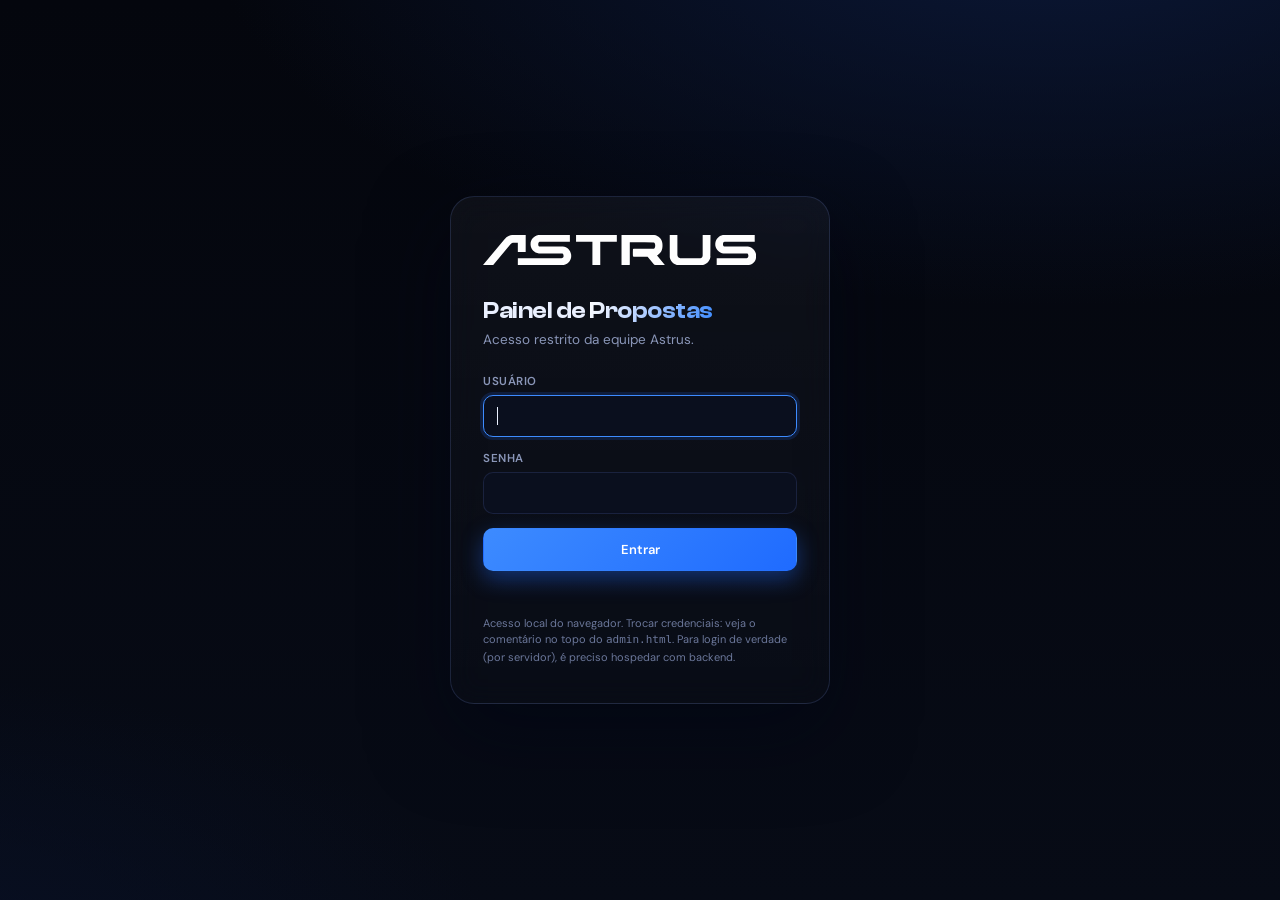
<file: index.html>
<!doctype html>
<html lang="pt-BR"><head><meta charset="utf-8">
<title>Astrus — Propostas</title>
<meta http-equiv="refresh" content="0; url=admin.html">
<link rel="icon" type="image/svg+xml" href="assets/favicon.svg">
</head><body style="background:#04060d;color:#eaf0ff;font-family:system-ui;display:grid;place-items:center;height:100vh;margin:0">
<a href="admin.html" style="color:#3d8bff">Abrir painel de propostas →</a>
</body></html>
</file>
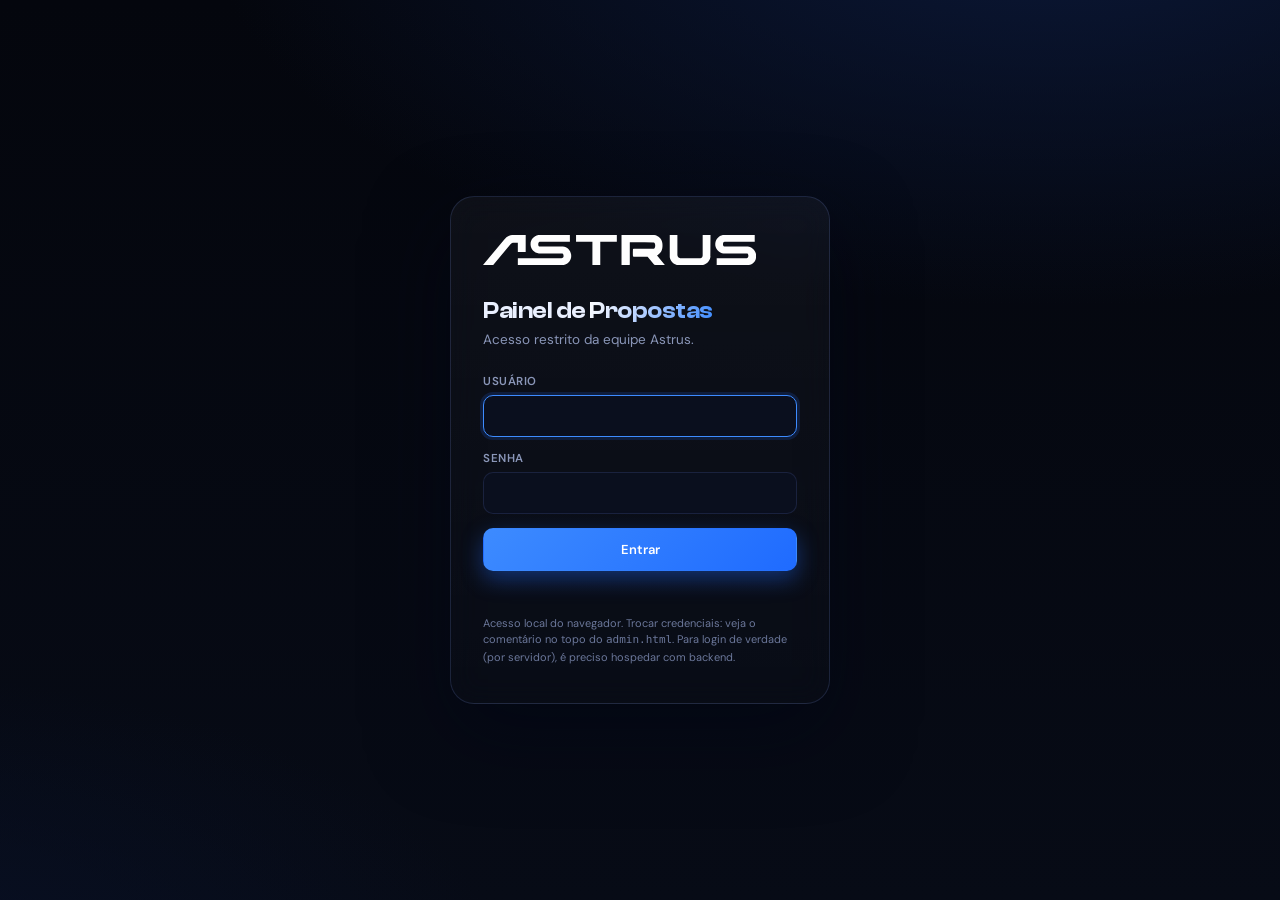
<file: admin.html>
<!doctype html>
<html lang="pt-BR">
<head>
<meta charset="utf-8" />
<meta name="viewport" content="width=device-width, initial-scale=1" />
<title>Painel de Propostas — Astrus</title>
<link rel="icon" type="image/svg+xml" href="assets/favicon.svg" />
<link href="https://fonts.googleapis.com/css2?family=DM+Sans:opsz,wght@9..40,400;9..40,500;9..40,600;9..40,700&display=swap" rel="stylesheet">
<link rel="stylesheet" href="css/fonts.css" />
<style>
  :root{
    --bg:#04060d; --bg2:#070b16; --ink:#eaf0ff; --muted:#8a96b8; --muted2:#6b779a;
    --blue:#1f6bff; --blue-bright:#3d8bff; --cyan:#39d0ff;
    --line:rgba(120,150,255,.14); --card:rgba(255,255,255,.03); --card-brd:rgba(120,150,255,.14);
    --glass-brd:rgba(130,160,255,.16);
    --grad-blue:linear-gradient(135deg,#3d8bff,#1f6bff);
    --grad-deep:linear-gradient(135deg,#1f6bff,#0a3aa0);
    --grad-text:linear-gradient(115deg,#fff,#bcd4ff 40%,#3d8bff);
    --font-display:'Clash Display','DM Sans',sans-serif; --font-body:'DM Sans',system-ui,sans-serif;
    --ease:cubic-bezier(.22,.61,.36,1);
  }
  *{margin:0;padding:0;box-sizing:border-box}
  body{font-family:var(--font-body);background:var(--bg);color:var(--ink);height:100vh;overflow:hidden}
  .grad{background:var(--grad-text);-webkit-background-clip:text;background-clip:text;color:transparent}
  a{color:inherit}
  [hidden]{display:none!important}
  .ambient{position:fixed;inset:0;z-index:0;pointer-events:none;background:
    radial-gradient(120% 80% at 82% -10%,#0b1838 0%,transparent 55%),
    radial-gradient(100% 70% at -10% 110%,#081025 0%,transparent 50%),linear-gradient(180deg,var(--bg),var(--bg2))}

  .btn{display:inline-flex;align-items:center;gap:8px;font-family:var(--font-body);font-weight:600;font-size:13px;
    border-radius:10px;cursor:pointer;border:1px solid var(--card-brd);background:var(--card);color:var(--ink);padding:10px 15px;transition:.2s;text-decoration:none}
  .btn:hover{border-color:var(--blue-bright);background:rgba(31,107,255,.1)}
  .btn.pri{background:var(--grad-blue);border-color:transparent;color:#fff;box-shadow:0 8px 22px rgba(31,107,255,.4)}
  .btn.pri:hover{transform:translateY(-1px)}
  .btn.sm{padding:8px 12px;font-size:12.5px}
  .btn.wide{flex:1;justify-content:center}
  .btn.danger:hover{border-color:#ff7a7a;color:#ff7a7a;background:rgba(255,90,90,.08)}

  /* ===== LOGIN ===== */
  .screen{position:relative;z-index:2;height:100vh;display:grid;place-items:center;padding:24px}
  .login-card{width:100%;max-width:380px;border:1px solid var(--glass-brd);border-radius:24px;padding:38px 32px;
    background:linear-gradient(180deg,rgba(255,255,255,.04),rgba(255,255,255,.01));backdrop-filter:blur(14px);
    box-shadow:0 30px 80px rgba(2,6,20,.55)}
  .login-card img{height:30px;margin-bottom:26px}
  .login-card h1{font-family:var(--font-display);font-weight:600;font-size:24px;letter-spacing:-.02em}
  .login-card p.sb{color:var(--muted);font-size:13.5px;margin-top:6px;margin-bottom:26px}
  .login-err{color:#ff8a8a;font-size:12.5px;margin-top:10px;min-height:16px}
  .login-note{font-size:11px;color:var(--muted2);margin-top:18px;line-height:1.5}

  .fld{margin-bottom:14px}
  .fld>label{display:block;font-size:11.5px;font-weight:600;letter-spacing:.05em;color:var(--muted);margin-bottom:6px;text-transform:uppercase}
  .in{width:100%;background:#0a0f1e;border:1px solid var(--card-brd);border-radius:10px;color:var(--ink);
    font-family:var(--font-body);font-size:14px;padding:11px 13px;transition:.2s;resize:vertical}
  .in:focus{outline:none;border-color:var(--blue-bright);box-shadow:0 0 0 3px rgba(31,107,255,.16)}
  textarea.in{min-height:64px;line-height:1.5}

  /* ===== DASHBOARD ===== */
  .dash{position:relative;z-index:2;height:100vh;display:flex;flex-direction:column}
  .topbar{flex:none;display:flex;align-items:center;gap:14px;padding:16px 26px;border-bottom:1px solid var(--line);
    background:rgba(6,10,20,.7);backdrop-filter:blur(10px)}
  .topbar img{height:24px}
  .topbar .tt{font-family:var(--font-display);font-weight:600;font-size:15px}
  .topbar .tt small{display:block;font-family:var(--font-body);font-weight:500;font-size:11px;color:var(--muted2)}
  .topbar .sp{flex:1}
  .dash-body{flex:1;overflow-y:auto;padding:34px 26px 60px}
  .dash-head{display:flex;align-items:flex-end;justify-content:space-between;gap:16px;max-width:1080px;margin:0 auto 26px;flex-wrap:wrap}
  .dash-head h2{font-family:var(--font-display);font-weight:600;font-size:clamp(24px,4vw,34px);letter-spacing:-.02em}
  .dash-head p{color:var(--muted);font-size:14px;margin-top:4px}
  .pgrid{max-width:1080px;margin:0 auto;display:grid;grid-template-columns:repeat(auto-fill,minmax(300px,1fr));gap:16px}
  .pcard{border:1px solid var(--card-brd);border-radius:20px;background:var(--card);padding:24px;transition:.3s var(--ease);position:relative;overflow:hidden}
  .pcard:hover{transform:translateY(-4px);border-color:var(--blue-bright);box-shadow:0 24px 60px rgba(2,6,20,.5)}
  .pcard .seg{font-size:11px;font-weight:600;letter-spacing:.1em;text-transform:uppercase;color:var(--cyan)}
  .pcard h3{font-family:var(--font-display);font-weight:600;font-size:22px;letter-spacing:-.01em;margin:8px 0 4px;line-height:1.1}
  .pcard .up{font-size:12px;color:var(--muted2)}
  .pcard .price{margin-top:14px;font-family:var(--font-display);font-weight:600;font-size:16px;color:var(--ink)}
  .pcard .price span{color:var(--muted2);font-size:12px;font-weight:500}
  .pcard-actions{display:flex;flex-wrap:wrap;gap:8px;margin-top:20px}
  .pcard-actions .btn{padding:9px 13px}
  .pcard-new{border:1px dashed var(--card-brd);display:flex;flex-direction:column;align-items:center;justify-content:center;gap:12px;
    min-height:200px;cursor:pointer;color:var(--blue-bright);text-align:center}
  .pcard-new:hover{border-color:var(--blue-bright);background:rgba(31,107,255,.06)}
  .pcard-new .plus{width:52px;height:52px;border-radius:16px;display:grid;place-items:center;font-size:28px;
    background:rgba(31,107,255,.14);border:1px solid var(--card-brd)}
  .pcard-new b{font-family:var(--font-display);font-size:16px}
  .pcard-new small{color:var(--muted2);font-size:12px;max-width:22ch}

  /* ===== EDITOR ===== */
  .edwrap{position:relative;z-index:2;display:grid;grid-template-columns:minmax(380px,460px) 1fr;height:100vh}
  @media(max-width:900px){.edwrap{grid-template-columns:1fr;grid-template-rows:1fr 42vh}}
  .editor{display:flex;flex-direction:column;border-right:1px solid var(--line);background:linear-gradient(180deg,#060a14,#04060d);min-height:0}
  .ed-head{padding:14px 20px;border-bottom:1px solid var(--line);display:flex;align-items:center;gap:12px;flex:none}
  .ed-head .bk{width:34px;height:34px;border-radius:9px;border:1px solid var(--card-brd);background:transparent;color:var(--ink);cursor:pointer;display:grid;place-items:center;flex:none;transition:.2s}
  .ed-head .bk:hover{border-color:var(--blue-bright);background:rgba(31,107,255,.1)}
  .ed-head .t{font-family:var(--font-display);font-weight:600;font-size:14.5px;line-height:1.2}
  .ed-head .t small{display:block;font-family:var(--font-body);font-weight:500;font-size:11px;color:var(--muted2)}
  .ed-body{overflow-y:auto;padding:8px 0 130px;flex:1;min-height:0}
  .ed-body::-webkit-scrollbar{width:9px}.ed-body::-webkit-scrollbar-thumb{background:rgba(120,150,255,.18);border-radius:10px}

  details.sec{border-bottom:1px solid var(--line)}
  details.sec>summary{list-style:none;cursor:pointer;padding:15px 20px;display:flex;align-items:center;gap:11px;
    font-family:var(--font-display);font-weight:600;font-size:14.5px;user-select:none;transition:.2s}
  details.sec>summary::-webkit-details-marker{display:none}
  details.sec>summary:hover{background:rgba(31,107,255,.05)}
  details.sec>summary .ct{width:24px;height:24px;border-radius:7px;display:grid;place-items:center;background:rgba(31,107,255,.14);color:var(--blue-bright);font-size:12px;flex:none}
  details.sec>summary .ar{margin-left:auto;color:var(--muted2);transition:.25s}
  details.sec[open]>summary .ar{transform:rotate(90deg)}
  .sec-in{padding:6px 20px 22px}
  .row2{display:grid;grid-template-columns:1fr 1fr;gap:10px}
  .hint{font-size:11px;color:var(--muted2);margin-top:5px;line-height:1.4}
  .hint code{background:rgba(31,107,255,.12);color:#9db4ff;padding:1px 5px;border-radius:4px;font-size:10.5px}
  .grp-lbl{display:block;font-size:11.5px;font-weight:600;letter-spacing:.05em;color:var(--muted);margin:14px 0 7px;text-transform:uppercase}

  .list{display:flex;flex-direction:column;gap:8px}
  .item{border:1px solid var(--card-brd);border-radius:12px;background:rgba(10,15,30,.6);padding:11px 12px;position:relative}
  .item .del{position:absolute;top:8px;right:8px;width:24px;height:24px;border-radius:7px;border:1px solid var(--card-brd);
    background:transparent;color:var(--muted2);cursor:pointer;font-size:14px;line-height:1;transition:.2s;display:grid;place-items:center}
  .item .del:hover{border-color:#ff7a7a;color:#ff7a7a;background:rgba(255,90,90,.08)}
  .item .fld{margin-bottom:8px}.item .fld:last-of-type{margin-bottom:0}
  .add{width:100%;padding:10px;border:1px dashed var(--card-brd);border-radius:10px;background:transparent;color:var(--blue-bright);
    font-family:var(--font-body);font-weight:600;font-size:13px;cursor:pointer;transition:.2s}
  .add:hover{border-color:var(--blue-bright);background:rgba(31,107,255,.08)}
  .sw{display:flex;align-items:center;gap:9px;font-size:12.5px;color:var(--muted);cursor:pointer;margin-top:6px}
  .sw input{width:15px;height:15px;accent-color:var(--blue)}

  /* case/photo thumbs */
  .cimg{width:100%;height:120px;border-radius:10px;overflow:hidden;border:1px solid var(--card-brd);background:#0a0f1e;position:relative;margin-bottom:8px;display:grid;place-items:center}
  .cimg img{width:100%;height:100%;object-fit:cover}
  .cimg .ph{color:var(--muted2);font-size:12px}
  .cimg .rep{position:absolute;bottom:7px;right:7px;font-size:11px;font-weight:600;background:rgba(4,6,13,.8);border:1px solid var(--card-brd);color:#fff;padding:5px 10px;border-radius:8px;cursor:pointer}
  .thumbs{display:flex;flex-wrap:wrap;gap:8px;margin-top:8px}
  .thumb{position:relative;width:74px;height:56px;border-radius:9px;overflow:hidden;border:1px solid var(--card-brd)}
  .thumb img{width:100%;height:100%;object-fit:cover}
  .thumb .del{position:absolute;top:3px;right:3px;width:19px;height:19px;border-radius:6px;background:rgba(4,6,13,.85);border:none;color:#fff;cursor:pointer;font-size:12px;line-height:1;display:grid;place-items:center}

  .actions{position:absolute;bottom:0;left:0;width:460px;max-width:100%;padding:14px 16px;display:flex;flex-wrap:wrap;gap:8px;
    background:linear-gradient(180deg,transparent,#05070f 22%);border-top:1px solid var(--line)}
  @media(max-width:900px){.actions{width:100%}}

  .preview{position:relative;min-height:0;background:#04060d;display:flex;flex-direction:column}
  .pv-bar{flex:none;display:flex;align-items:center;gap:10px;padding:10px 16px;border-bottom:1px solid var(--line);background:#060a14}
  .pv-bar .dot{width:11px;height:11px;border-radius:50%}
  .pv-bar .u{flex:1;font-size:12px;color:var(--muted2);background:#0a0f1e;border:1px solid var(--card-brd);border-radius:8px;padding:6px 12px;font-family:ui-monospace,monospace;overflow:hidden;white-space:nowrap;text-overflow:ellipsis}
  .pv-bar .vp{display:flex;gap:4px}
  .pv-bar .vp button{background:transparent;border:1px solid var(--card-brd);color:var(--muted);border-radius:7px;padding:5px 9px;cursor:pointer;font-size:12px}
  .pv-bar .vp button.on{background:rgba(31,107,255,.16);border-color:var(--blue-bright);color:#fff}
  .pv-wrap{flex:1;min-height:0;display:grid;place-items:center;padding:16px;overflow:auto}
  iframe#pv{width:100%;height:100%;border:0;border-radius:12px;background:#04060d;box-shadow:0 20px 60px rgba(0,0,0,.5);transition:width .3s var(--ease)}

  .toast{position:fixed;bottom:22px;left:50%;transform:translateX(-50%) translateY(20px);opacity:0;pointer-events:none;z-index:99;
    background:var(--grad-blue);color:#fff;font-weight:600;font-size:13px;padding:11px 20px;border-radius:100px;box-shadow:0 12px 30px rgba(31,107,255,.5);transition:.3s var(--ease)}
  .toast.show{opacity:1;transform:translateX(-50%) translateY(0)}
</style>
</head>
<body>
<div class="ambient"></div>

<!-- ================= LOGIN ================= -->
<div class="screen" id="login">
  <form class="login-card" id="loginForm">
    <img src="assets/logos/astrus-logo.svg" alt="Astrus">
    <h1>Painel de <span class="grad">Propostas</span></h1>
    <p class="sb">Acesso restrito da equipe Astrus.</p>
    <div class="fld"><label>Usuário</label><input class="in" id="luser" autocomplete="username" autofocus></div>
    <div class="fld"><label>Senha</label><input class="in" id="lpass" type="password" autocomplete="current-password"></div>
    <button class="btn pri wide" type="submit" style="width:100%;padding:12px">Entrar</button>
    <div class="login-err" id="lerr"></div>
    <p class="login-note">Acesso local do navegador. Trocar credenciais: veja o comentário no topo do <code>admin.html</code>. Para login de verdade (por servidor), é preciso hospedar com backend.</p>
  </form>
</div>

<!-- ================= DASHBOARD ================= -->
<div class="dash" id="dash" hidden>
  <div class="topbar">
    <img src="assets/logos/astrus-logo.svg" alt="Astrus">
    <div class="tt">Painel de Propostas<small id="dashUser">Astrus Experience</small></div>
    <div class="sp"></div>
    <button class="btn sm" id="btnLogout">Sair</button>
  </div>
  <div class="dash-body">
    <div class="dash-head">
      <div>
        <h2>Propostas <span class="grad">ativas</span></h2>
        <p id="dashCount">—</p>
      </div>
      <button class="btn pri" id="btnNew">＋ Nova proposta</button>
    </div>
    <div class="pgrid" id="pgrid"></div>
  </div>
</div>

<!-- ================= EDITOR ================= -->
<div class="edwrap" id="editor" hidden>
  <div class="editor">
    <div class="ed-head">
      <button class="bk" id="btnBack" title="Voltar ao painel">‹</button>
      <div class="t">Editando<small id="edName">—</small></div>
    </div>
    <div class="ed-body" id="form"></div>
    <div class="actions">
      <button class="btn pri wide" id="btnSave">💾 Salvar</button>
      <button class="btn wide" id="btnExport">⬇ Baixar proposta</button>
      <button class="btn" id="btnJson" title="Baixar backup JSON">JSON ↓</button>
      <button class="btn" id="btnOpen" title="Abrir em nova aba">↗</button>
      <input type="file" id="fileJson" accept="application/json" hidden>
    </div>
  </div>
  <div class="preview">
    <div class="pv-bar">
      <span class="dot" style="background:#ff5f57"></span><span class="dot" style="background:#febc2e"></span><span class="dot" style="background:#28c840"></span>
      <span class="u" id="pvUrl">proposta.html</span>
      <span class="vp"><button data-w="100%" class="on">Desktop</button><button data-w="390px">Mobile</button></span>
    </div>
    <div class="pv-wrap"><iframe id="pv" src="proposta.html"></iframe></div>
  </div>
</div>

<div class="toast" id="toast"></div>

<script>
/* ============================================================
   CREDENCIAIS PADRÃO (troque aqui) — usuário: senha
   Para adicionar pessoas: acrescente linhas em USERS.
   Ex.: "iago":"senha123", "otavio":"outrasenha"
   ============================================================ */
var USERS = { "admin":"astrus2026" };

(function(){
  var SS='astrus_sess', LS_PROPS='astrus_proposals', LS_LEGACY='astrus_proposta';
  var iframe=document.getElementById('pv'), form=document.getElementById('form');
  var DEF=null, state=null, currentId=null, ready=false;

  function $(id){return document.getElementById(id);}
  function clone(o){return JSON.parse(JSON.stringify(o));}
  function uid(){return 'p'+Date.now().toString(36)+Math.random().toString(36).slice(2,6);}
  function toast(m){var t=$('toast');t.textContent=m;t.classList.add('show');clearTimeout(t._t);t._t=setTimeout(function(){t.classList.remove('show');},1900);}
  function debounce(fn,ms){var t;return function(){clearTimeout(t);var a=arguments,c=this;t=setTimeout(function(){fn.apply(c,a);},ms);};}
  function fmtDate(ts){try{return new Date(ts).toLocaleDateString('pt-BR',{day:'2-digit',month:'2-digit',year:'numeric'});}catch(e){return '';}}
  function slug(s){return String(s||'cliente').toLowerCase().normalize('NFD').replace(/[̀-ͯ]/g,'').replace(/[^a-z0-9]+/g,'-').replace(/^-|-$/g,'');}
  function dl(content,name,type){var b=new Blob([content],{type:type});var u=URL.createObjectURL(b);var a=document.createElement('a');a.href=u;a.download=name;a.click();setTimeout(function(){URL.revokeObjectURL(u);},1000);}

  function loadProps(){try{return JSON.parse(localStorage.getItem(LS_PROPS)||'null');}catch(e){return null;}}
  function saveProps(l){localStorage.setItem(LS_PROPS,JSON.stringify(l));}
  function ensureProps(){
    var list=loadProps();
    if(!list){
      list=[];
      var legacy=null;try{legacy=JSON.parse(localStorage.getItem(LS_LEGACY)||'null');}catch(e){}
      var base=legacy?Object.assign(clone(DEF),legacy):clone(DEF);
      list.push({id:uid(),name:base.clientName,client:base.clientName,updated:Date.now(),data:base});
      saveProps(list);
    }
    return list;
  }

  /* ---------------- LOGIN ---------------- */
  $('loginForm').addEventListener('submit',function(e){
    e.preventDefault();
    var u=$('luser').value.trim(), p=$('lpass').value;
    if(USERS[u]!=null && USERS[u]===p){ sessionStorage.setItem(SS,u); enter(); }
    else{ $('lerr').textContent='Usuário ou senha incorretos.'; }
  });
  $('btnLogout').onclick=function(){sessionStorage.removeItem(SS);location.reload();};

  function authed(){return !!sessionStorage.getItem(SS);}

  function enter(){
    $('login').hidden=true; $('editor').hidden=true; $('dash').hidden=false;
    $('dashUser').textContent='Conectado como '+(sessionStorage.getItem(SS)||'');
    if(ready) renderDash();
  }

  /* ---------------- DASHBOARD ---------------- */
  function renderDash(){
    var list=ensureProps();
    $('dashCount').textContent = list.length+' proposta'+(list.length===1?'':'s')+' salva'+(list.length===1?'':'s');
    var grid=$('pgrid'); grid.innerHTML='';
    list.slice().sort(function(a,b){return b.updated-a.updated;}).forEach(function(p){
      var feat=(p.data.packages||[]).filter(function(x){return x.featured;})[0]||(p.data.packages||[])[0];
      var card=document.createElement('div');card.className='pcard';
      card.innerHTML=
        '<div class="seg">'+esc(p.data.segment||'—')+'</div>'+
        '<h3>'+esc(p.client||p.name||'Sem nome')+'</h3>'+
        '<div class="up">Atualizada em '+fmtDate(p.updated)+'</div>'+
        (feat?'<div class="price">R$ '+esc(feat.price)+' <span>'+esc(feat.per||'/mês')+' · '+esc(feat.name)+'</span></div>':'');
      var act=document.createElement('div');act.className='pcard-actions';
      act.appendChild(mkbtn('Editar','pri sm',function(){openEditor(p.id);}));
      act.appendChild(mkbtn('Abrir','sm',function(){window.open('proposta.html?id='+p.id,'_blank');}));
      act.appendChild(mkbtn('Duplicar','sm',function(){duplicate(p.id);}));
      act.appendChild(mkbtn('Excluir','sm danger',function(){del(p.id);}));
      card.appendChild(act);
      grid.appendChild(card);
    });
    var nw=document.createElement('div');nw.className='pcard pcard-new';
    nw.innerHTML='<div class="plus">＋</div><b>Nova proposta</b><small>Começa do modelo base para você personalizar.</small>';
    nw.onclick=novo; grid.appendChild(nw);
  }
  function mkbtn(txt,cls,fn){var b=document.createElement('button');b.className='btn '+cls;b.textContent=txt;b.onclick=fn;return b;}
  function esc(s){return String(s==null?'':s).replace(/[&<>"]/g,function(c){return {'&':'&amp;','<':'&lt;','>':'&gt;','"':'&quot;'}[c];});}

  function novo(){
    var d=clone(DEF); d.clientName='Novo cliente';
    var p={id:uid(),name:d.clientName,client:d.clientName,updated:Date.now(),data:d};
    var list=ensureProps();list.push(p);saveProps(list);openEditor(p.id);
  }
  function duplicate(id){
    var list=ensureProps();var p=list.filter(function(x){return x.id===id;})[0];if(!p)return;
    var c={id:uid(),name:p.client+' (cópia)',client:p.client+' (cópia)',updated:Date.now(),data:clone(p.data)};
    c.data.clientName=c.client;list.push(c);saveProps(list);renderDash();toast('Proposta duplicada ✓');
  }
  function del(id){
    var list=ensureProps();var p=list.filter(function(x){return x.id===id;})[0];
    if(!confirm('Excluir a proposta de "'+(p?p.client:'')+'"? Esta ação não pode ser desfeita.'))return;
    saveProps(list.filter(function(x){return x.id!==id;}));renderDash();toast('Proposta excluída');
  }

  /* ---------------- EDITOR ---------------- */
  var pushLive=debounce(function(){
    try{iframe.contentWindow.postMessage({type:'PROPOSTA_APPLY',data:state},'*');}catch(e){}
    saveCurrent(true);
  },160);
  function saveCurrent(silent){
    if(!currentId)return;
    var list=ensureProps();var p=list.filter(function(x){return x.id===currentId;})[0];
    if(p){p.data=state;p.client=state.clientName;p.name=state.clientName;p.updated=Date.now();saveProps(list);}
    if(!silent)toast('Proposta salva ✓');
  }
  function openEditor(id){
    var list=ensureProps();var p=list.filter(function(x){return x.id===id;})[0];if(!p)return;
    currentId=id;state=Object.assign(clone(DEF),clone(p.data));
    $('edName').textContent=state.clientName||'—';
    $('pvUrl').textContent='proposta.html?id='+id;
    $('dash').hidden=true;$('login').hidden=true;$('editor').hidden=false;
    build();
    try{iframe.contentWindow.postMessage({type:'PROPOSTA_APPLY',data:state},'*');}catch(e){}
  }
  $('btnBack').onclick=function(){saveCurrent(true);currentId=null;$('editor').hidden=true;$('dash').hidden=false;renderDash();};

  /* ---- form builders ---- */
  function fld(label,key,opts){opts=opts||{};
    var w=document.createElement('div');w.className='fld';
    var l=document.createElement('label');l.textContent=label;w.appendChild(l);
    var inp=document.createElement(opts.area?'textarea':'input');inp.className='in';inp.value=state[key]!=null?state[key]:'';
    if(opts.ph)inp.placeholder=opts.ph;
    inp.addEventListener('input',function(){state[key]=inp.value;if(key==='clientName')$('edName').textContent=inp.value;pushLive();});
    w.appendChild(inp);
    if(opts.hint){var h=document.createElement('div');h.className='hint';h.innerHTML=opts.hint;w.appendChild(h);}
    return w;
  }
  function two(a,b){var r=document.createElement('div');r.className='row2';r.appendChild(a);r.appendChild(b);return r;}
  function fObj(label,obj,key,opts){opts=opts||{};
    var w=document.createElement('div');w.className='fld';
    var l=document.createElement('label');l.textContent=label;w.appendChild(l);
    var inp=document.createElement(opts.area?'textarea':'input');inp.className='in';inp.value=obj[key]!=null?obj[key]:'';if(opts.ph)inp.placeholder=opts.ph;
    inp.addEventListener('input',function(){var v=inp.value;if(opts.num)v=v.replace(/[^\d.]/g,'');obj[key]=v;pushLive();});
    w.appendChild(inp);return w;
  }
  function grpLabel(txt){var l=document.createElement('div');l.className='grp-lbl';l.textContent=txt;return l;}
  function stringList(arr,phrase){
    var box=document.createElement('div');box.className='list';
    function render(){box.innerHTML='';
      arr.forEach(function(val,i){
        var it=document.createElement('div');it.className='item';
        var inp=document.createElement('textarea');inp.className='in';inp.rows=2;inp.value=val;
        inp.addEventListener('input',function(){arr[i]=inp.value;pushLive();});
        var del=document.createElement('button');del.className='del';del.innerHTML='×';del.onclick=function(){arr.splice(i,1);render();pushLive();};
        it.appendChild(inp);it.appendChild(del);box.appendChild(it);
      });
      var add=document.createElement('button');add.className='add';add.textContent='+ '+(phrase||'Adicionar');
      add.onclick=function(){arr.push('');render();pushLive();};box.appendChild(add);
    }
    render();return box;
  }
  function sectionEl(icon,title,open){
    var d=document.createElement('details');d.className='sec';if(open)d.open=true;
    var s=document.createElement('summary');s.innerHTML='<span class="ct">'+icon+'</span>'+title+'<span class="ar">›</span>';
    d.appendChild(s);var inn=document.createElement('div');inn.className='sec-in';d.appendChild(inn);d._in=inn;return d;
  }
  function readImg(file,cb){var rd=new FileReader();rd.onload=function(){cb(rd.result);};rd.readAsDataURL(file);}

  function sectionToggles(){
    var defs=[['transformacao','Transformação (De → Para)'],['solucao','Solução · Marketing 360°'],['plano','Plano estratégico'],['trafego','Destaque · Tráfego pago'],['estrutura','Estrutura / Equipamentos'],['cases','Cases do segmento'],['processo','Processo · Como trabalhamos'],['resultados','Resultados & Fotos'],['escopo','Escopo / Entregáveis'],['investimento','Investimento']];
    state.show=state.show||{};
    var box=document.createElement('div');box.className='list';
    defs.forEach(function(d){
      var row=document.createElement('label');row.className='sw';
      row.style.cssText='justify-content:space-between;border:1px solid var(--card-brd);border-radius:10px;padding:11px 13px;margin:0';
      var span=document.createElement('span');span.textContent=d[1];span.style.color='var(--ink)';
      var cb=document.createElement('input');cb.type='checkbox';cb.checked=state.show[d[0]]!==false;
      cb.addEventListener('change',function(){state.show[d[0]]=cb.checked;pushLive();});
      row.appendChild(span);row.appendChild(cb);box.appendChild(row);
    });
    return box;
  }

  function build(){
    form.innerHTML='';

    var s0=sectionEl('◐','Seções visíveis',false);
    var h0=document.createElement('div');h0.className='hint';h0.style.marginBottom='10px';h0.textContent='Desligue para remover a seção inteira desta proposta (a capa é sempre exibida).';
    s0._in.appendChild(h0);
    s0._in.appendChild(sectionToggles());
    form.appendChild(s0);

    var s1=sectionEl('1','Cliente & Capa',true);
    s1._in.appendChild(fld('Nome do cliente','clientName'));
    s1._in.appendChild(fld('Segmento','segment'));
    s1._in.appendChild(two(fld('Apresentada em','dateApresentada',{ph:'03/08/2026'}),fld('Válida até','dateValida',{ph:'04/08/2026'})));
    s1._in.appendChild(fld('Etiqueta (topo)','pill',{ph:'Marketing 360°'}));
    s1._in.appendChild(fld('Headline — linha 1','headlineL1'));
    s1._in.appendChild(fld('Headline — linha 2','headlineL2',{hint:'Use <code>{cliente}</code> onde entra o nome (fica destacado).'}));
    s1._in.appendChild(fld('Subtítulo da capa','sub',{area:true,hint:'<code>{cliente}</code> = nome do cliente.'}));
    form.appendChild(s1);

    var s2=sectionEl('2','Transformação (De → Para)');
    s2._in.appendChild(fld('Título','transformTitle',{area:true,hint:'Aceita HTML e <code>{cliente}</code>.'}));
    s2._in.appendChild(fld('Texto de apoio','transformLead',{area:true}));
    s2._in.appendChild(grpLabel('Coluna "Hoje"'));
    s2._in.appendChild(fObj('Rótulo',state,'fromLabel'));
    s2._in.appendChild(stringList(state.fromItems,'Adicionar ponto'));
    s2._in.appendChild(grpLabel('Coluna "Com a Astrus"'));
    s2._in.appendChild(fObj('Rótulo',state,'toLabel'));
    s2._in.appendChild(stringList(state.toItems,'Adicionar ponto'));
    form.appendChild(s2);

    var sp=sectionEl('3','Plano estratégico (roadmap)');
    sp._in.appendChild(fld('Título da seção','planoTitle',{area:true,hint:'Aceita HTML e <code>{cliente}</code>.'}));
    sp._in.appendChild(fld('Texto de introdução','planoLead',{area:true}));
    sp._in.appendChild(grpLabel('Etapas do plano'));
    state.plan=state.plan||[];
    sp._in.appendChild(planList(state.plan));
    form.appendChild(sp);

    var s3=sectionEl('4','Cases do segmento (carrossel)');
    s3._in.appendChild(fld('Texto de introdução','casesLead',{area:true,hint:'Aceita HTML e <code>{cliente}</code>.'}));
    state.cases=state.cases||[];
    s3._in.appendChild(casesEditor(state.cases));
    form.appendChild(s3);

    var s4=sectionEl('5','Resultados & Fotos');
    s4._in.appendChild(grpLabel('Números (contadores)'));
    s4._in.appendChild(statList(state.stats));
    s4._in.appendChild(grpLabel('Fotos de resultado'));
    state.resultPhotos=state.resultPhotos||[];
    s4._in.appendChild(photoEditor(state.resultPhotos));
    form.appendChild(s4);

    var s5=sectionEl('6','Escopo / Entregáveis');
    s5._in.appendChild(scopeList(state.scope));
    form.appendChild(s5);

    var s6=sectionEl('7','Investimento (pacotes)');
    s6._in.appendChild(pkgList(state.packages));
    s6._in.appendChild(fld('Observação (rodapé dos preços)','investNote',{area:true}));
    form.appendChild(s6);

    var s7=sectionEl('8','Chamada final & Contato');
    s7._in.appendChild(fld('Título do CTA','ctaTitle',{area:true,hint:'Aceita HTML e <code>{cliente}</code>.'}));
    s7._in.appendChild(fld('Texto do CTA','ctaText',{area:true}));
    s7._in.appendChild(fld('WhatsApp (só números, com DDI)','whatsapp',{ph:'5535991409445'}));
    s7._in.appendChild(fld('Mensagem do WhatsApp','whatsappMsg',{area:true}));
    form.appendChild(s7);
  }

  function statList(arr){
    var box=document.createElement('div');box.className='list';
    function render(){box.innerHTML='';
      arr.forEach(function(st,i){
        var it=document.createElement('div');it.className='item';
        it.appendChild(two(fObj('Prefixo',st,'prefix'),fObj('Número',st,'count',{num:true})));
        it.appendChild(fObj('Sufixo (ex: mi, %)',st,'suffix'));
        it.appendChild(fObj('Descrição',st,'label',{area:true}));
        var del=document.createElement('button');del.className='del';del.innerHTML='×';del.onclick=function(){arr.splice(i,1);render();pushLive();};
        it.appendChild(del);box.appendChild(it);
      });
      var add=document.createElement('button');add.className='add';add.textContent='+ Adicionar número';
      add.onclick=function(){arr.push({count:0,prefix:'+',suffix:'',label:''});render();pushLive();};box.appendChild(add);
    }
    render();return box;
  }
  function scopeList(arr){
    var box=document.createElement('div');box.className='list';
    function render(){box.innerHTML='';
      arr.forEach(function(r,i){
        var it=document.createElement('div');it.className='item';
        it.appendChild(fObj('Título',r,'title'));
        it.appendChild(fObj('Descrição',r,'desc',{area:true}));
        it.appendChild(fObj('Etiqueta',r,'tag'));
        var sw=document.createElement('label');sw.className='sw';
        var cb=document.createElement('input');cb.type='checkbox';cb.checked=r.on!==false;
        cb.addEventListener('change',function(){r.on=cb.checked;pushLive();});
        sw.appendChild(cb);sw.appendChild(document.createTextNode('Incluído (desmarque = fica cinza)'));it.appendChild(sw);
        var del=document.createElement('button');del.className='del';del.innerHTML='×';del.onclick=function(){arr.splice(i,1);render();pushLive();};
        it.appendChild(del);box.appendChild(it);
      });
      var add=document.createElement('button');add.className='add';add.textContent='+ Adicionar entregável';
      add.onclick=function(){arr.push({title:'',desc:'',tag:'',on:true});render();pushLive();};box.appendChild(add);
    }
    render();return box;
  }
  function pkgList(arr){
    var box=document.createElement('div');box.className='list';
    function render(){box.innerHTML='';
      arr.forEach(function(p,i){
        var it=document.createElement('div');it.className='item';
        it.appendChild(fObj('Nome do pacote',p,'name'));
        it.appendChild(fObj('Descrição curta',p,'desc',{area:true}));
        it.appendChild(two(fObj('Valor (ex: 1.500)',p,'price'),fObj('Período',p,'per')));
        it.appendChild(fObj('Texto do botão',p,'btn'));
        var sw=document.createElement('label');sw.className='sw';
        var cb=document.createElement('input');cb.type='checkbox';cb.checked=!!p.featured;
        cb.addEventListener('change',function(){p.featured=cb.checked;pushLive();});
        sw.appendChild(cb);sw.appendChild(document.createTextNode('Destacar como "Recomendado"'));it.appendChild(sw);
        it.appendChild(grpLabel('Entregáveis do pacote'));
        p.features=p.features||[];it.appendChild(stringList(p.features,'Adicionar entregável'));
        var del=document.createElement('button');del.className='del';del.innerHTML='×';del.onclick=function(){arr.splice(i,1);render();pushLive();};
        it.appendChild(del);box.appendChild(it);
      });
      var add=document.createElement('button');add.className='add';add.textContent='+ Adicionar pacote';
      add.onclick=function(){arr.push({name:'Novo pacote',desc:'',price:'0.000',per:'/mês',featured:false,btn:'Escolher',features:['']});render();pushLive();};
      box.appendChild(add);
    }
    render();return box;
  }
  var ICONS=[['assets/icons/crosshair.svg','Alvo / Diagnóstico'],['assets/icons/sparkle.svg','Brilho / Marca'],['assets/icons/clipboard-text.svg','Prancheta / Planejamento'],['assets/icons/lightning.svg','Raio / Campanha'],['assets/icons/chats-circle.svg','Balões / Redes'],['assets/icons/map-pin.svg','Pin / Local · Google'],['assets/icons/target.svg','Alvo / Tráfego'],['assets/icons/rocket-launch.svg','Foguete / Lançamento'],['assets/icons/chart-line-up.svg','Gráfico / Crescimento'],['assets/icons/users.svg','Pessoas / Público'],['assets/icons/handshake.svg','Aperto de mão'],['assets/icons/star.svg','Estrela'],['assets/icons/trophy.svg','Troféu / Autoridade'],['assets/icons/pen-nib.svg','Caneta / Design'],['assets/icons/browser.svg','Navegador / Site'],['assets/icons/video-camera.svg','Câmera / Vídeo'],['assets/icons/key.svg','Chave / Acesso'],['assets/icons/package.svg','Caixa / Pacote'],['assets/icons/currency-circle-dollar.svg','Cifrão / Vendas'],['assets/icons/device-mobile-camera.svg','Celular / Mobile']];
  function iconSelect(label,obj,key){
    var w=document.createElement('div');w.className='fld';
    var l=document.createElement('label');l.textContent=label;w.appendChild(l);
    var sel=document.createElement('select');sel.className='in';
    ICONS.forEach(function(o){var op=document.createElement('option');op.value=o[0];op.textContent=o[1];if(obj[key]===o[0])op.selected=true;sel.appendChild(op);});
    if(obj[key] && !ICONS.some(function(o){return o[0]===obj[key];})){var op=document.createElement('option');op.value=obj[key];op.textContent=obj[key];op.selected=true;sel.appendChild(op);}
    sel.addEventListener('change',function(){obj[key]=sel.value;pushLive();});
    w.appendChild(sel);return w;
  }
  function planList(arr){
    var box=document.createElement('div');box.className='list';
    function render(){box.innerHTML='';
      arr.forEach(function(p,i){
        var it=document.createElement('div');it.className='item';
        it.appendChild(iconSelect('Ícone',p,'icon'));
        it.appendChild(fObj('Título da etapa',p,'title'));
        it.appendChild(fObj('Descrição',p,'desc',{area:true}));
        it.appendChild(grpLabel('Pilares (tags)'));
        p.bullets=p.bullets||[];it.appendChild(stringList(p.bullets,'Adicionar pilar'));
        var del=document.createElement('button');del.className='del';del.innerHTML='×';del.onclick=function(){arr.splice(i,1);render();pushLive();};
        it.appendChild(del);box.appendChild(it);
      });
      var add=document.createElement('button');add.className='add';add.textContent='+ Adicionar etapa';
      add.onclick=function(){arr.push({icon:'assets/icons/sparkle.svg',title:'Nova etapa',desc:'',bullets:['']});render();pushLive();};box.appendChild(add);
    }
    render();return box;
  }
  function casesEditor(arr){
    var box=document.createElement('div');box.className='list';
    function setImg(cs,file){readImg(file,function(u){cs.img=u;render();pushLive();});}
    function render(){box.innerHTML='';
      arr.forEach(function(cs,i){
        var it=document.createElement('div');it.className='item';
        var im=document.createElement('div');im.className='cimg';
        if(cs.img){var g=document.createElement('img');g.src=cs.img;im.appendChild(g);}else{im.innerHTML='<span class="ph">Sem foto</span>';}
        var rep=document.createElement('button');rep.className='rep';rep.textContent=cs.img?'Trocar':'Enviar foto';
        var fi=document.createElement('input');fi.type='file';fi.accept='image/*';fi.hidden=true;
        rep.onclick=function(){fi.click();};fi.onchange=function(){if(fi.files[0])setImg(cs,fi.files[0]);fi.value='';};
        im.appendChild(rep);it.appendChild(im);it.appendChild(fi);
        it.appendChild(fObj('Etiqueta (ex: Mídia física · Outdoor)',cs,'tag'));
        it.appendChild(fObj('Nome',cs,'name'));
        var sw=document.createElement('label');sw.className='sw';
        var cb=document.createElement('input');cb.type='checkbox';cb.checked=!!cs.live;
        cb.addEventListener('change',function(){cs.live=cb.checked;pushLive();});
        sw.appendChild(cb);sw.appendChild(document.createTextNode('Selo "Rodando de verdade"'));it.appendChild(sw);
        var del=document.createElement('button');del.className='del';del.innerHTML='×';del.onclick=function(){arr.splice(i,1);render();pushLive();};
        it.appendChild(del);box.appendChild(it);
      });
      var add=document.createElement('button');add.className='add';add.textContent='+ Adicionar case';
      add.onclick=function(){var cs={img:'',tag:'',name:'',live:false};arr.push(cs);render();pushLive();};box.appendChild(add);
    }
    render();return box;
  }
  function photoEditor(arr){
    var wrap=document.createElement('div');var thumbs=document.createElement('div');thumbs.className='thumbs';
    function render(){thumbs.innerHTML='';
      arr.forEach(function(src,i){
        var t=document.createElement('div');t.className='thumb';var img=document.createElement('img');img.src=src;t.appendChild(img);
        var del=document.createElement('button');del.className='del';del.innerHTML='×';del.onclick=function(){arr.splice(i,1);render();pushLive();};
        t.appendChild(del);thumbs.appendChild(t);
      });
    }
    render();
    var add=document.createElement('button');add.className='add';add.textContent='+ Enviar foto(s)';add.style.marginTop='8px';
    var inp=document.createElement('input');inp.type='file';inp.accept='image/*';inp.multiple=true;inp.hidden=true;
    add.onclick=function(){inp.click();};
    inp.onchange=function(){var files=Array.prototype.slice.call(inp.files);var pend=files.length;
      files.forEach(function(f){readImg(f,function(u){arr.push(u);if(--pend===0){render();pushLive();}});});inp.value='';};
    wrap.appendChild(thumbs);wrap.appendChild(add);wrap.appendChild(inp);
    var h=document.createElement('div');h.className='hint';h.textContent='Fotos enviadas ficam embutidas na proposta.';wrap.appendChild(h);
    return wrap;
  }

  /* ---- editor actions ---- */
  $('btnSave').onclick=function(){saveCurrent(false);};
  $('btnOpen').onclick=function(){saveCurrent(true);window.open('proposta.html?id='+currentId,'_blank');};
  $('btnJson').onclick=function(){dl(JSON.stringify(state,null,2),'proposta-'+slug(state.clientName)+'.json','application/json');};
  function mimeOf(p){var e=p.split('.').pop().toLowerCase();return {svg:'image/svg+xml',webp:'image/webp',jpg:'image/jpeg',jpeg:'image/jpeg',png:'image/png',woff2:'font/woff2',woff:'font/woff'}[e]||'application/octet-stream';}
  function abToB64(buf){var b=new Uint8Array(buf),s='',c=0x8000;for(var i=0;i<b.length;i+=c){s+=String.fromCharCode.apply(null,b.subarray(i,i+c));}return btoa(s);}
  function toDataURI(path){return fetch(path).then(function(r){return r.arrayBuffer();}).then(function(buf){return 'data:'+mimeOf(path)+';base64,'+abToB64(buf);});}

  $('btnExport').onclick=async function(){
    toast('Gerando arquivo…');
    try{
      var txt=await fetch('proposta.html').then(function(r){return r.text();});
      // 1) fontes: embute o fonts.css com os .woff2 em base64
      try{
        var css=await fetch('css/fonts.css').then(function(r){return r.text();});
        var fu=css.match(/\.\.\/fonts\/[A-Za-z0-9]+\.woff2?/g)||[];
        for(var i=0;i<fu.length;i++){var rel=fu[i].replace('../','');var d=await toDataURI(rel);css=css.split(fu[i]).join(d);}
        txt=txt.replace(/<link rel="stylesheet" href="css\/fonts\.css"[^>]*>/,'<style>'+css+'</style>');
      }catch(e){}
      // 2) injeta os dados desta proposta
      var json=JSON.stringify(state).replace(/</g,'\\u003c');
      var inject='<script id="prop-override">window.PROPOSTA_OVERRIDE = '+json+';<\/script>';
      if(txt.indexOf('id="prop-override"')>=0){txt=txt.replace(/<script id="prop-override">[\s\S]*?<\/script>/,inject);}
      else{txt=txt.replace('</body>',inject+'\n</body>');}
      // 3) embute todas as imagens locais (assets/…) em base64
      var found={};(txt.match(/assets\/[A-Za-z0-9_\/.-]+\.(?:svg|webp|jpe?g|png)/g)||[]).forEach(function(p){found[p]=1;});
      var keys=Object.keys(found);
      for(var j=0;j<keys.length;j++){try{var du=await toDataURI(keys[j]);txt=txt.split(keys[j]).join(du);}catch(e){}}
      dl(txt,'proposta-'+slug(state.clientName)+'.html','text/html');
      toast('Arquivo único pronto ✓');
    }catch(e){toast('Erro ao gerar o arquivo');}
  };
  document.querySelectorAll('.vp button').forEach(function(b){
    b.onclick=function(){document.querySelectorAll('.vp button').forEach(function(x){x.classList.remove('on');});b.classList.add('on');$('pv').style.width=b.getAttribute('data-w');};
  });

  /* ---------------- BOOT ---------------- */
  iframe.addEventListener('load',function(){
    if(ready)return;
    try{DEF=clone(iframe.contentWindow.PROPOSTA_DEFAULT);}catch(e){DEF={};}
    ready=true;
    if(authed()) enter(); // renderDash chamado dentro
  });
  // se a sessão já existe mas o iframe ainda não carregou, a tela de login fica oculta
  if(authed()){ $('login').hidden=true; }
})();
</script>
</body>
</html>
</file>
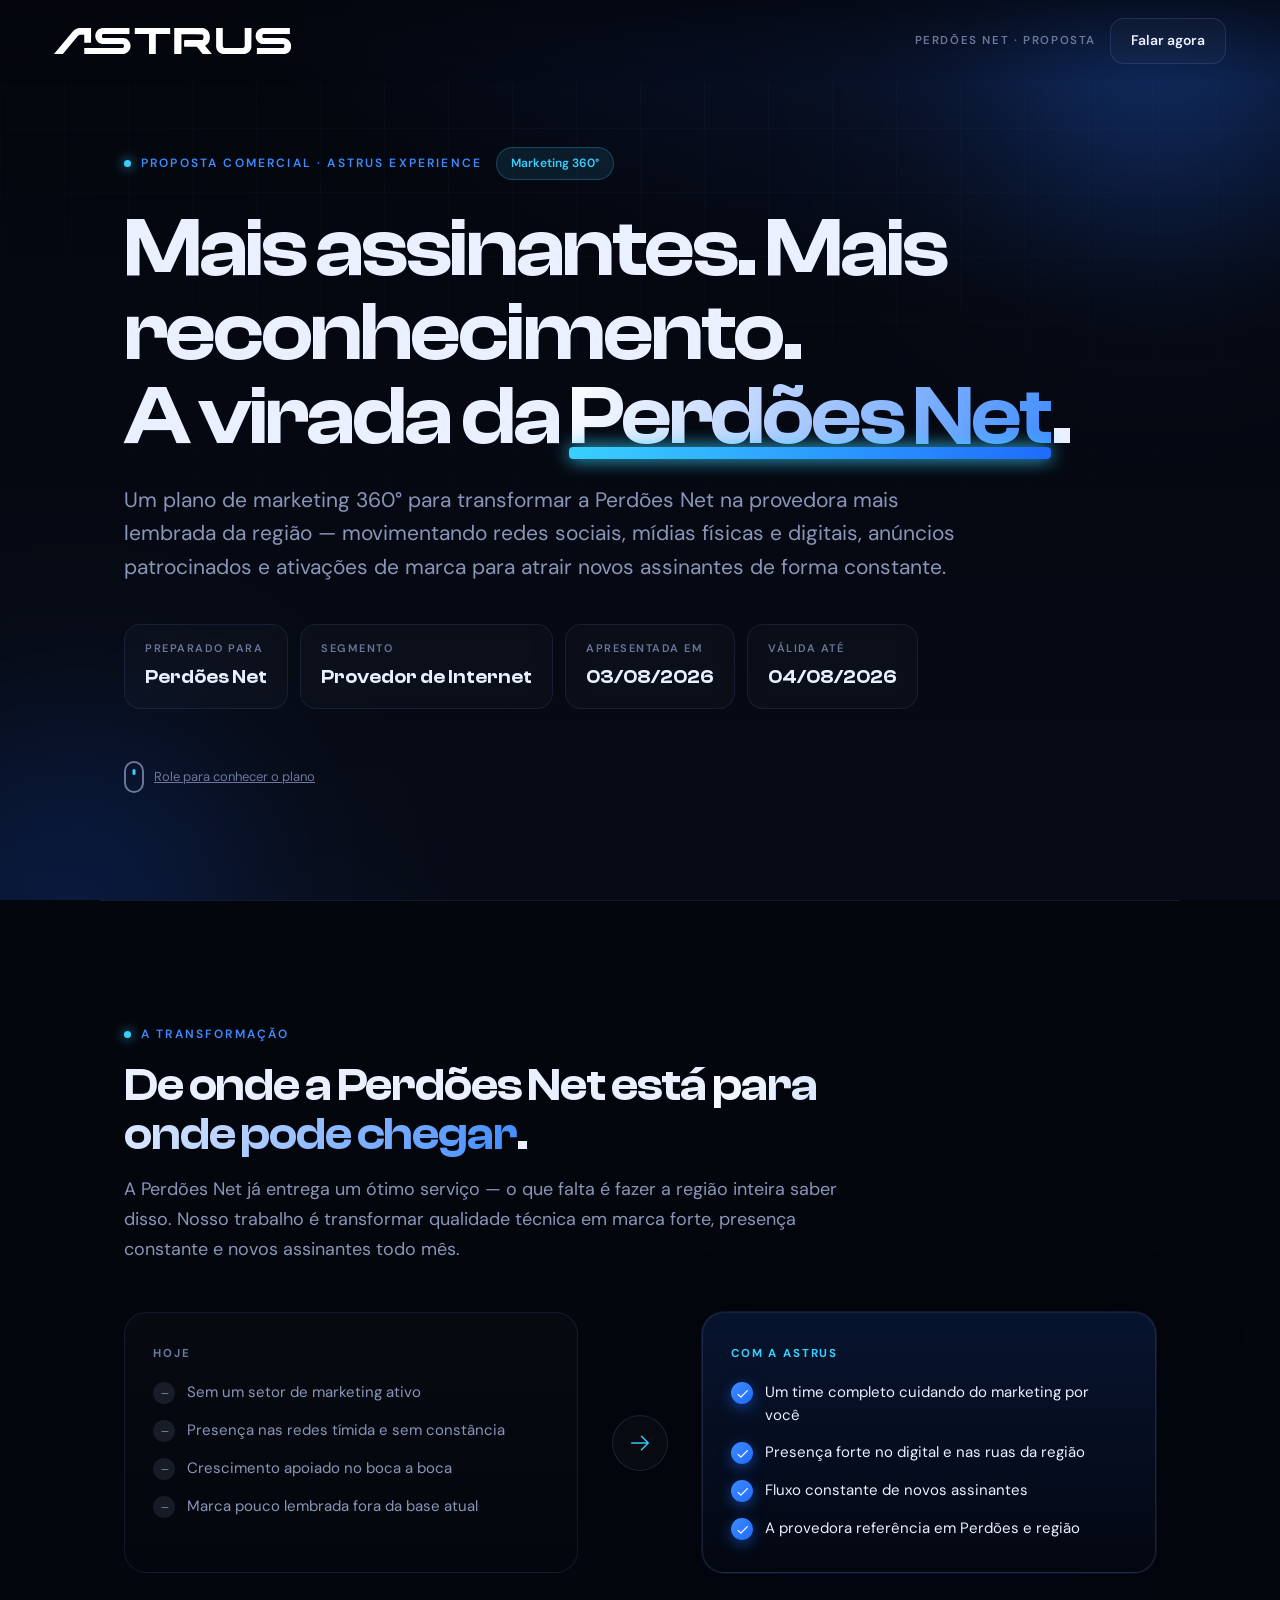
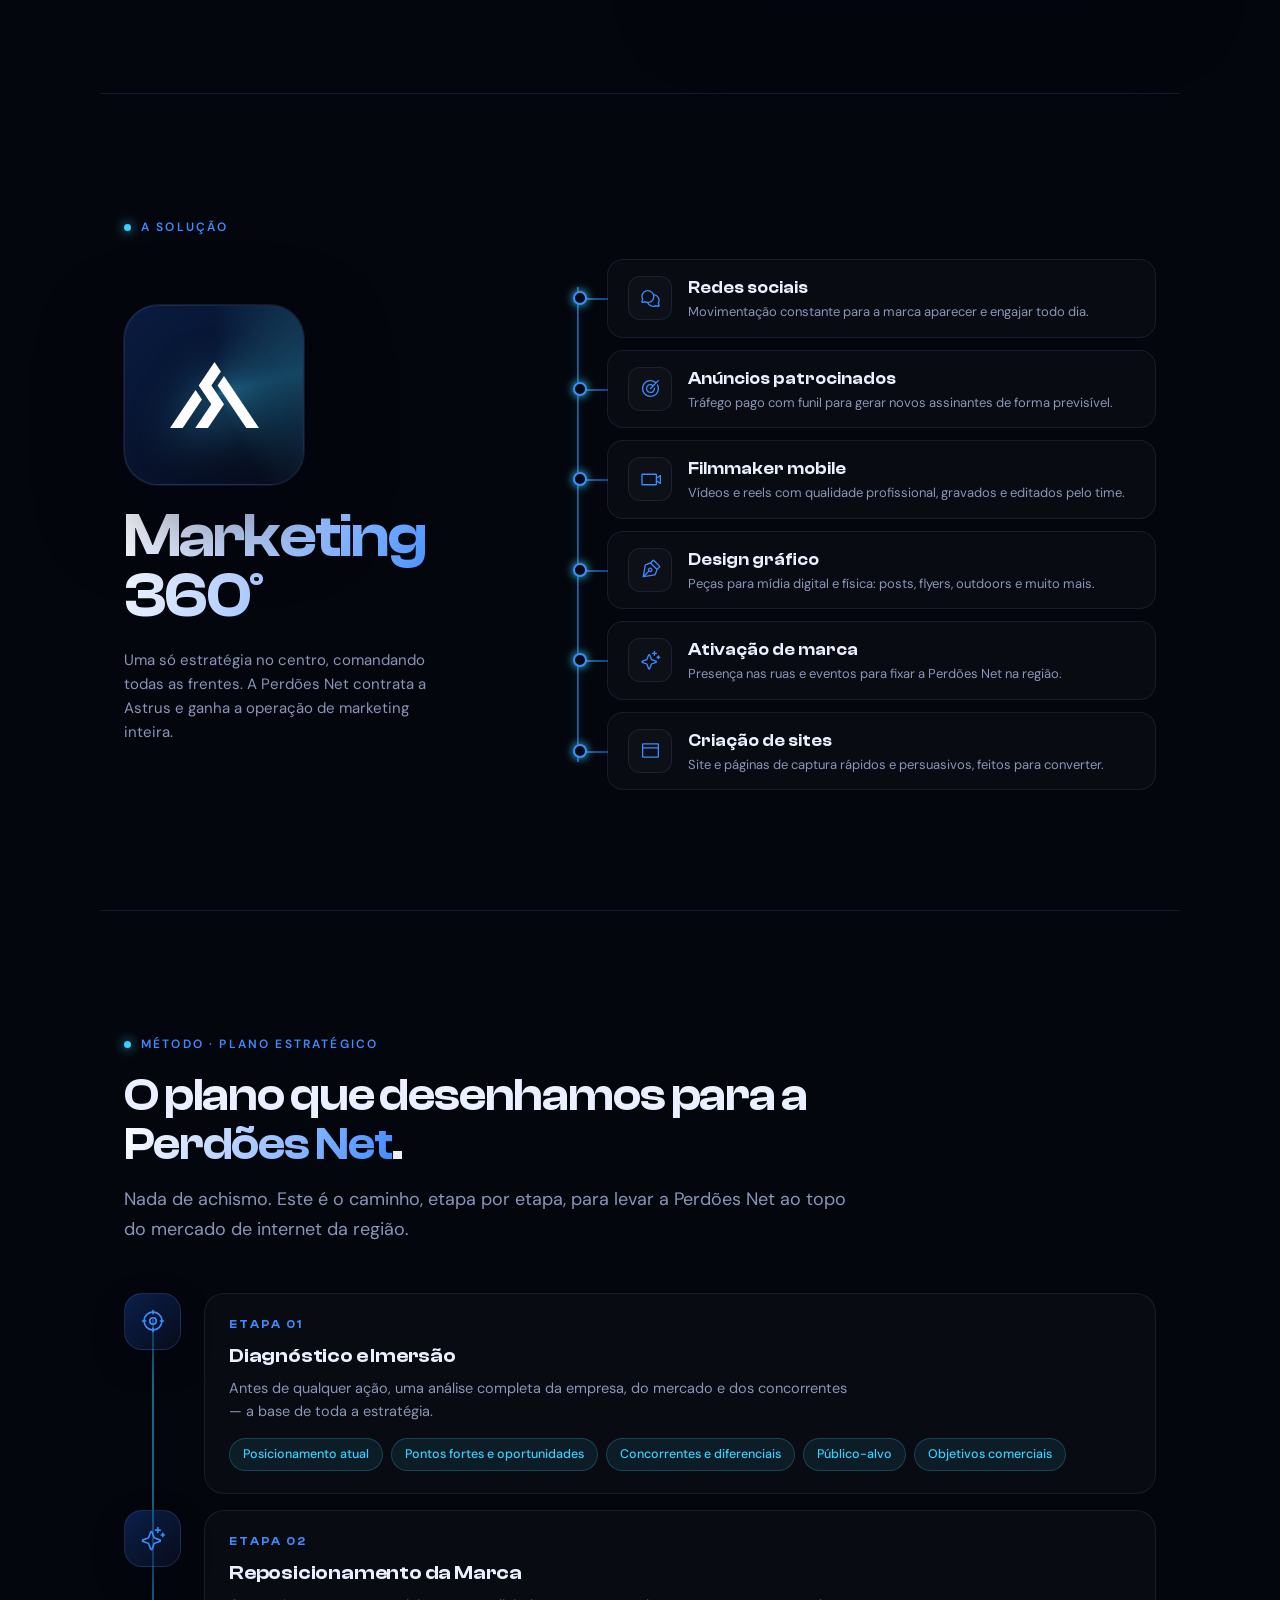
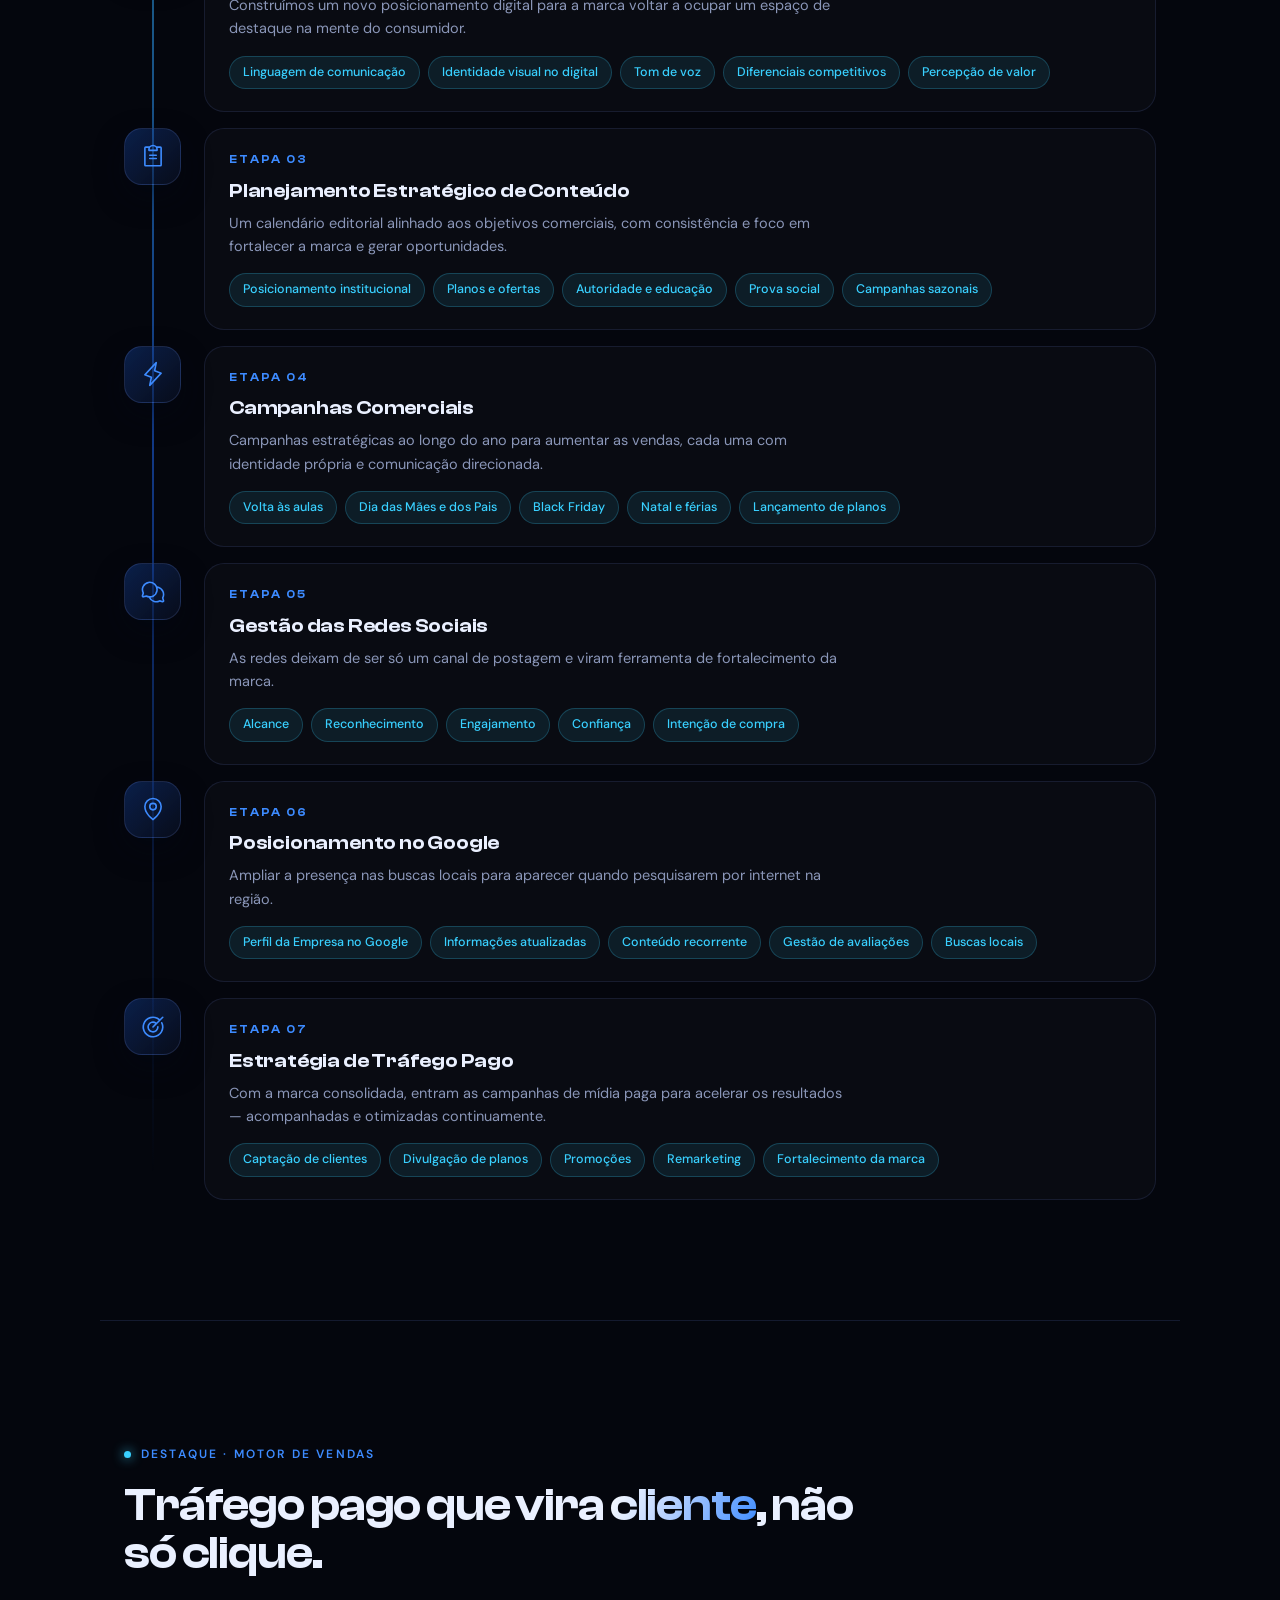
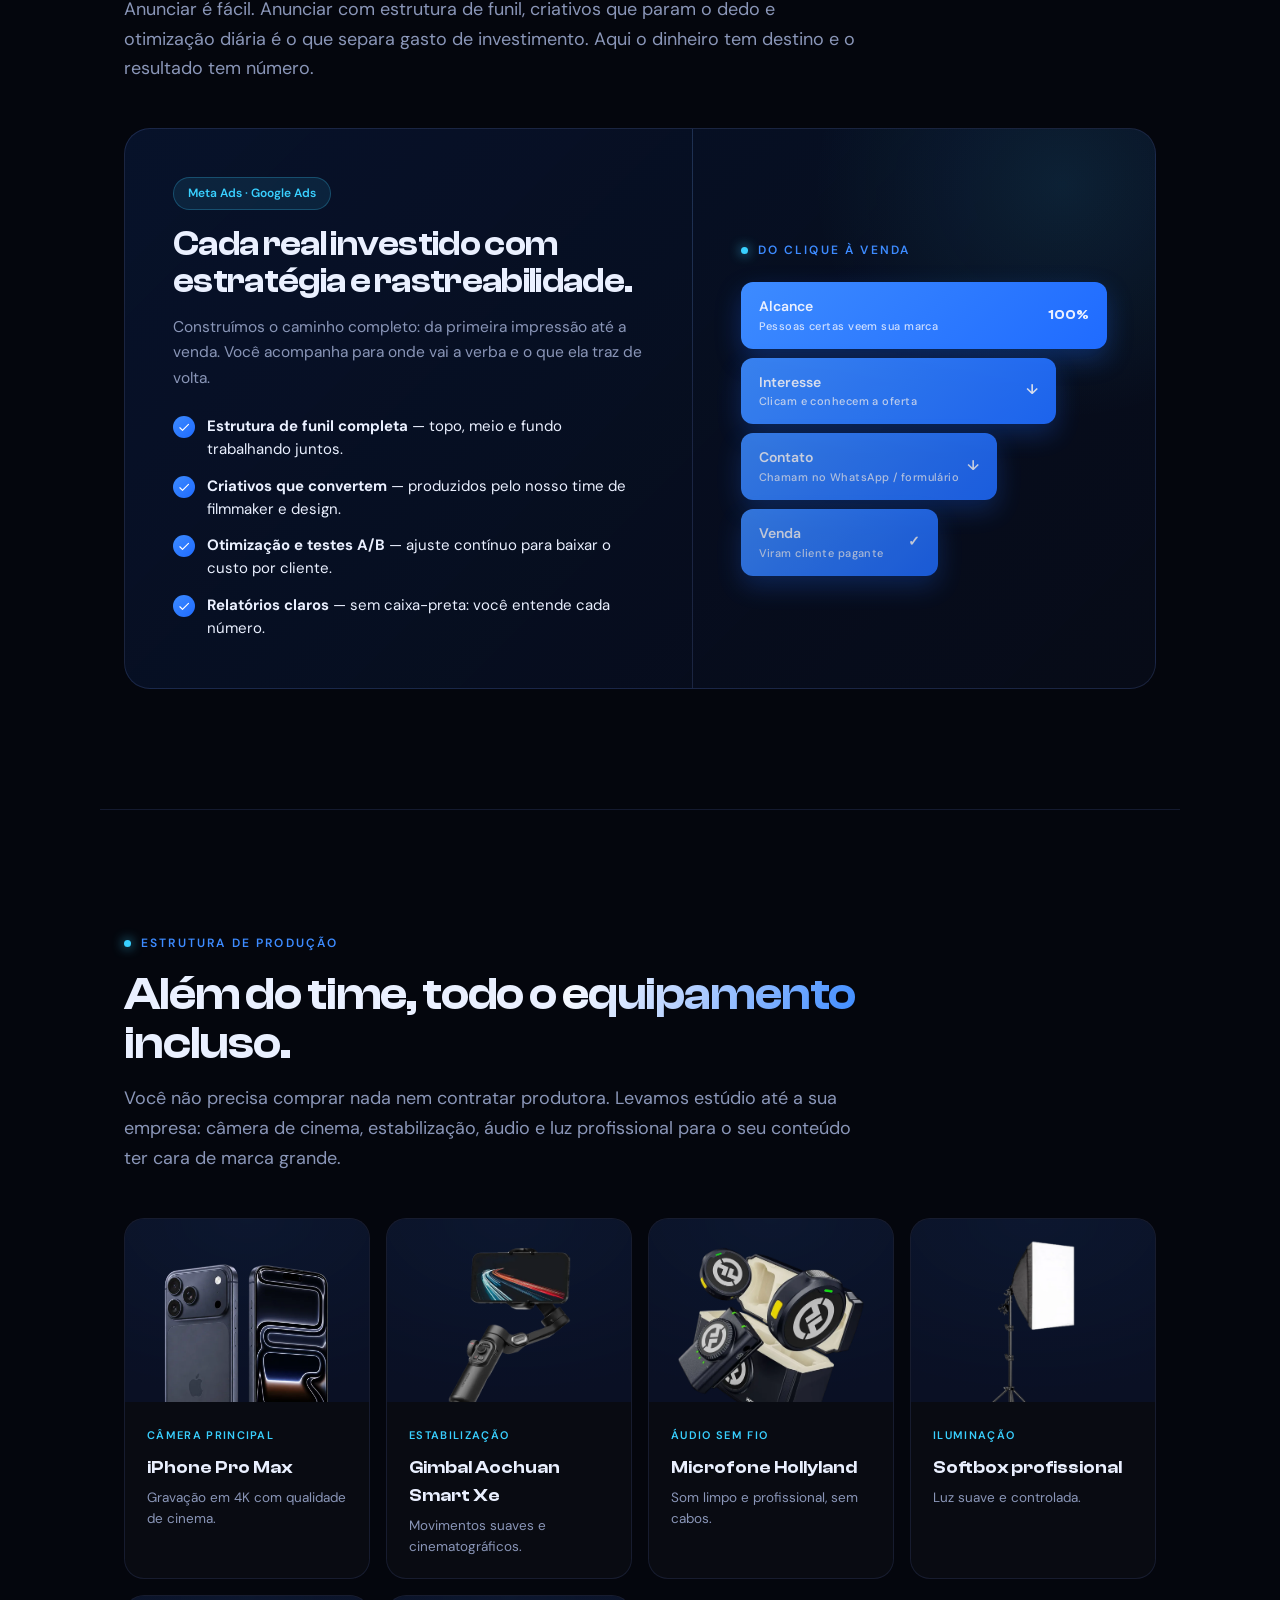
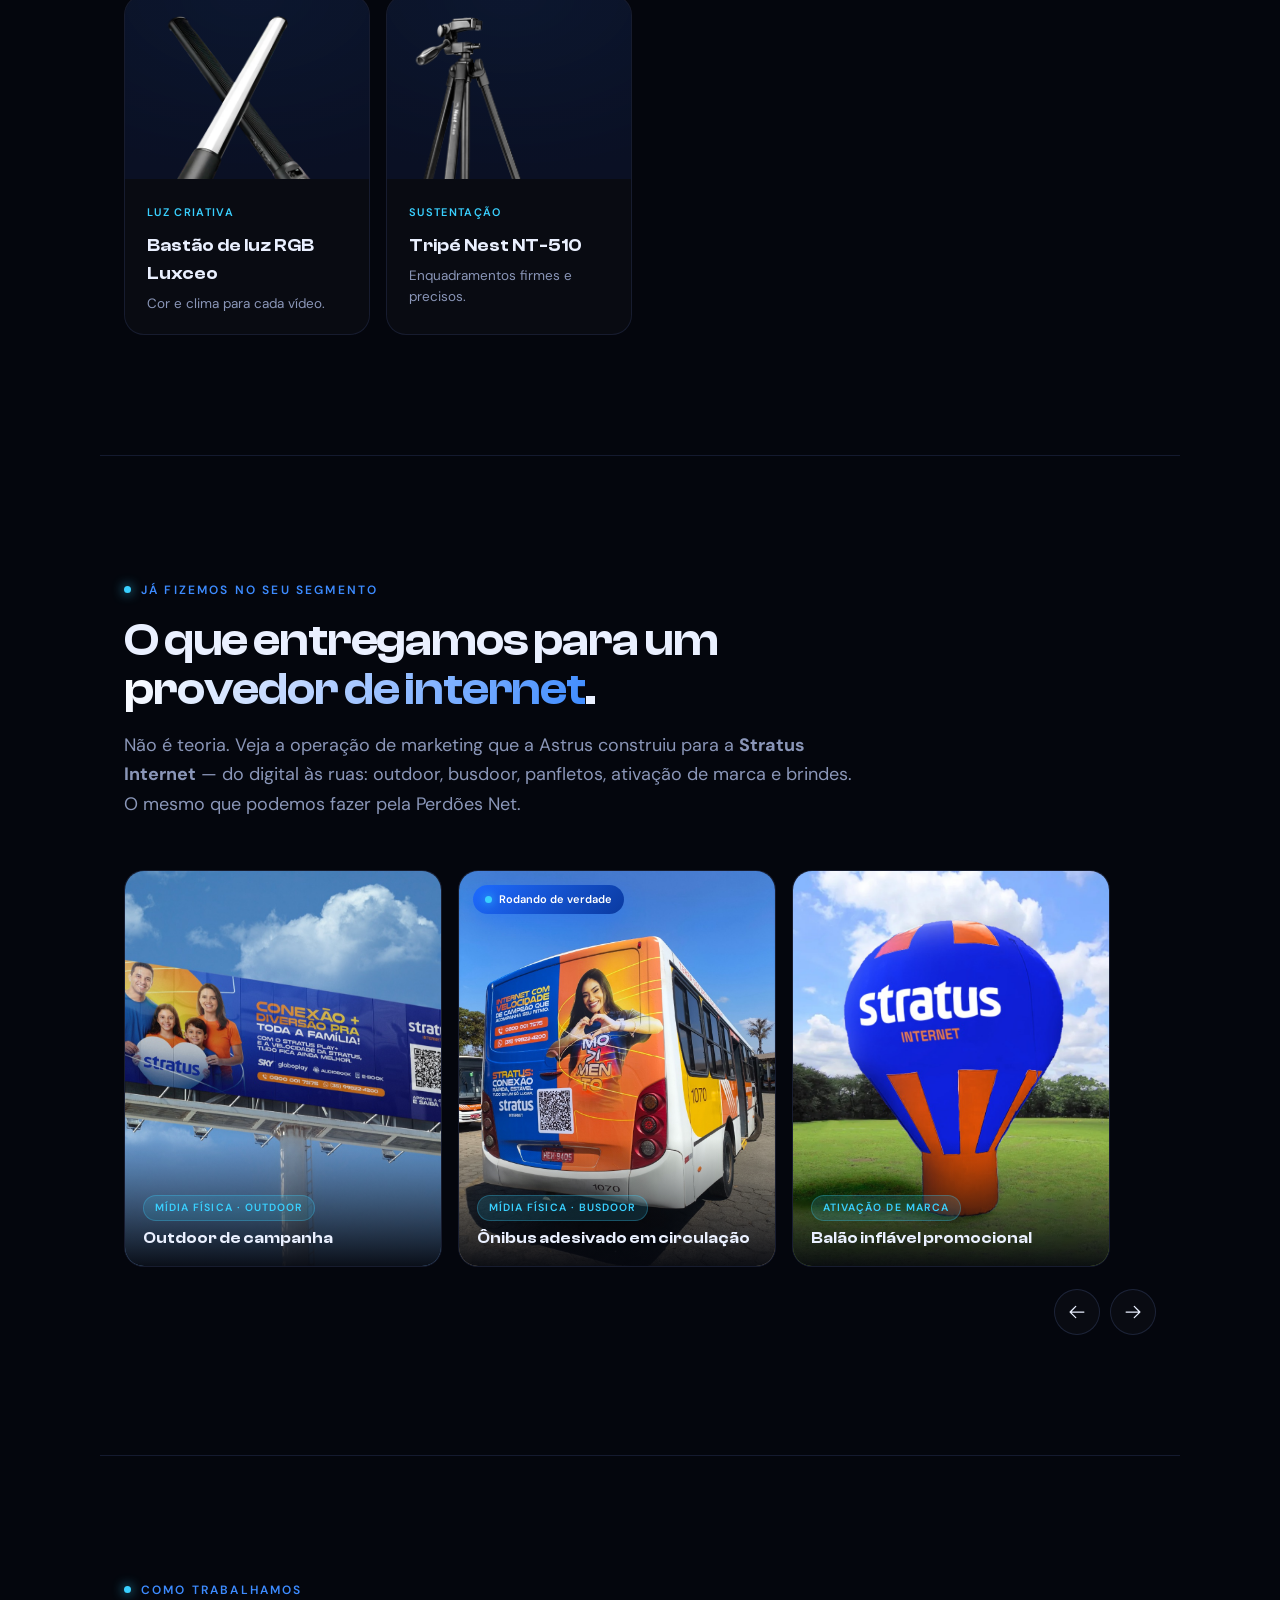
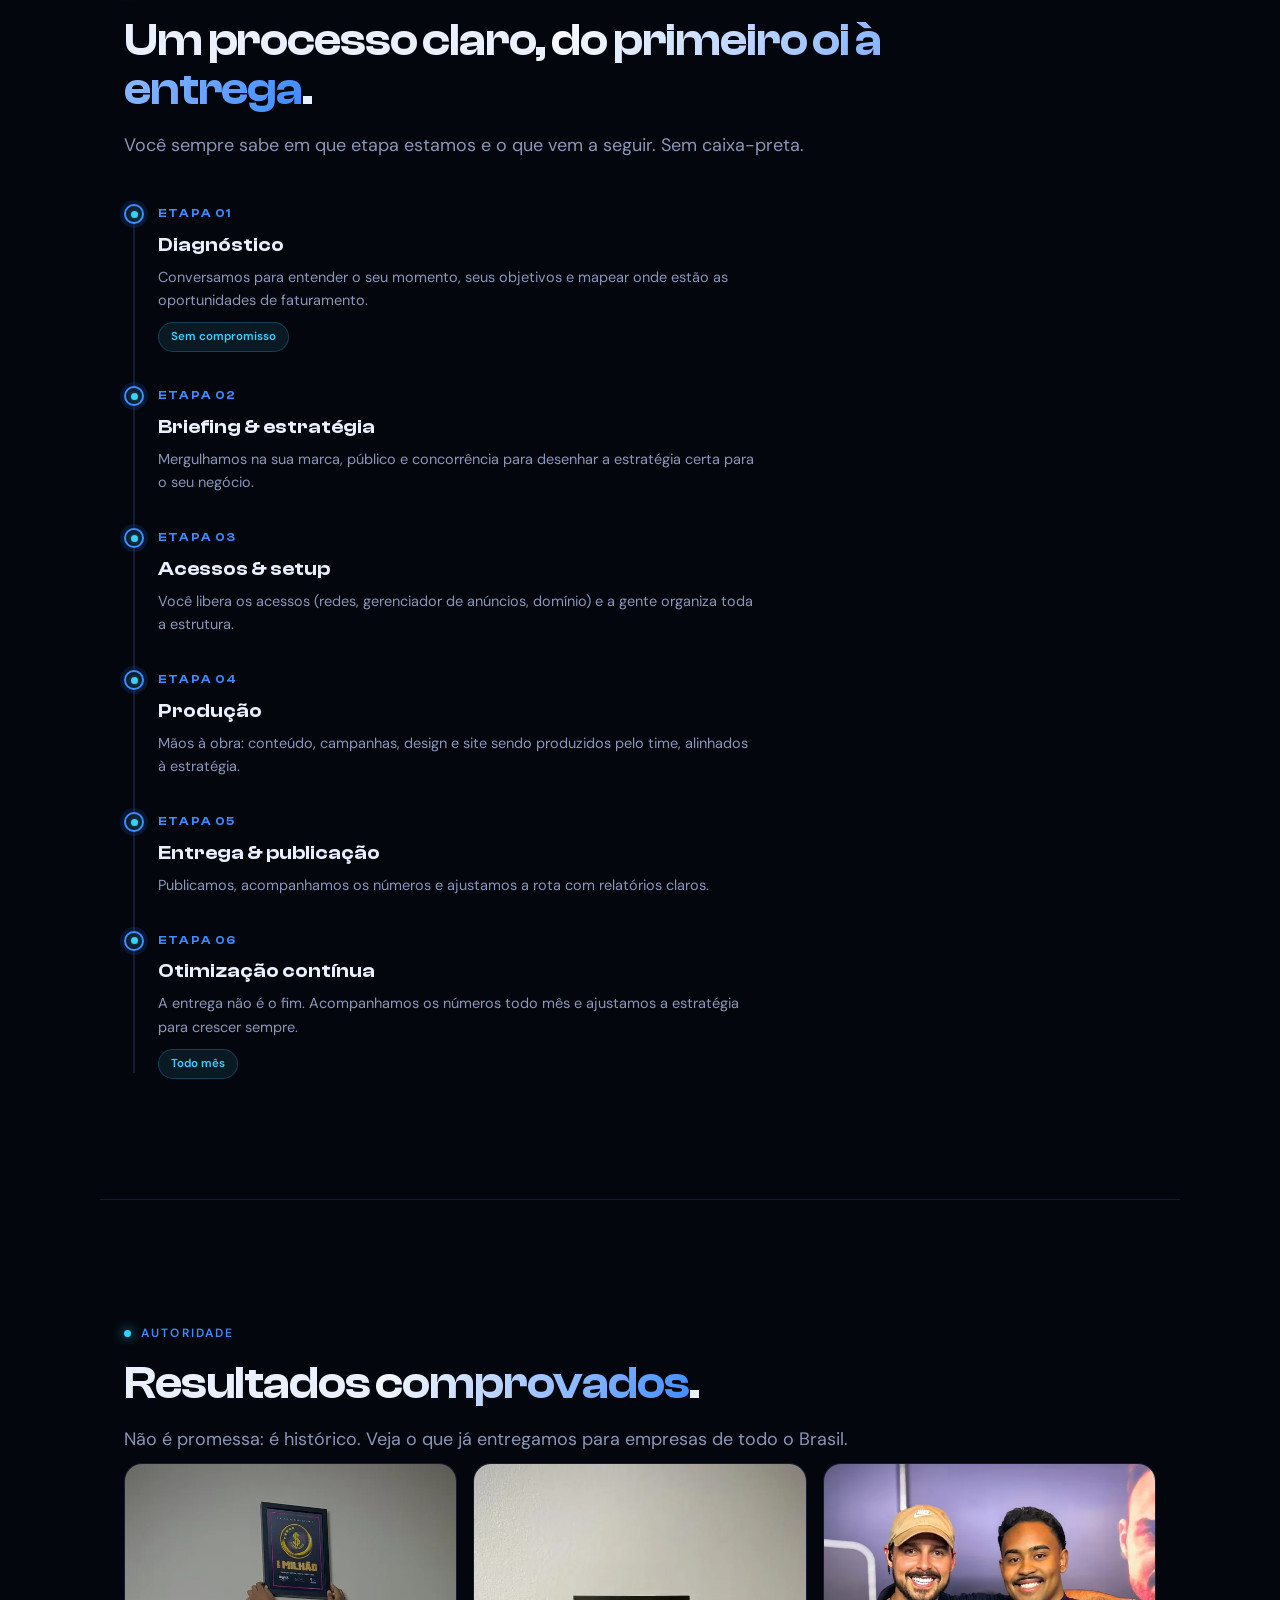
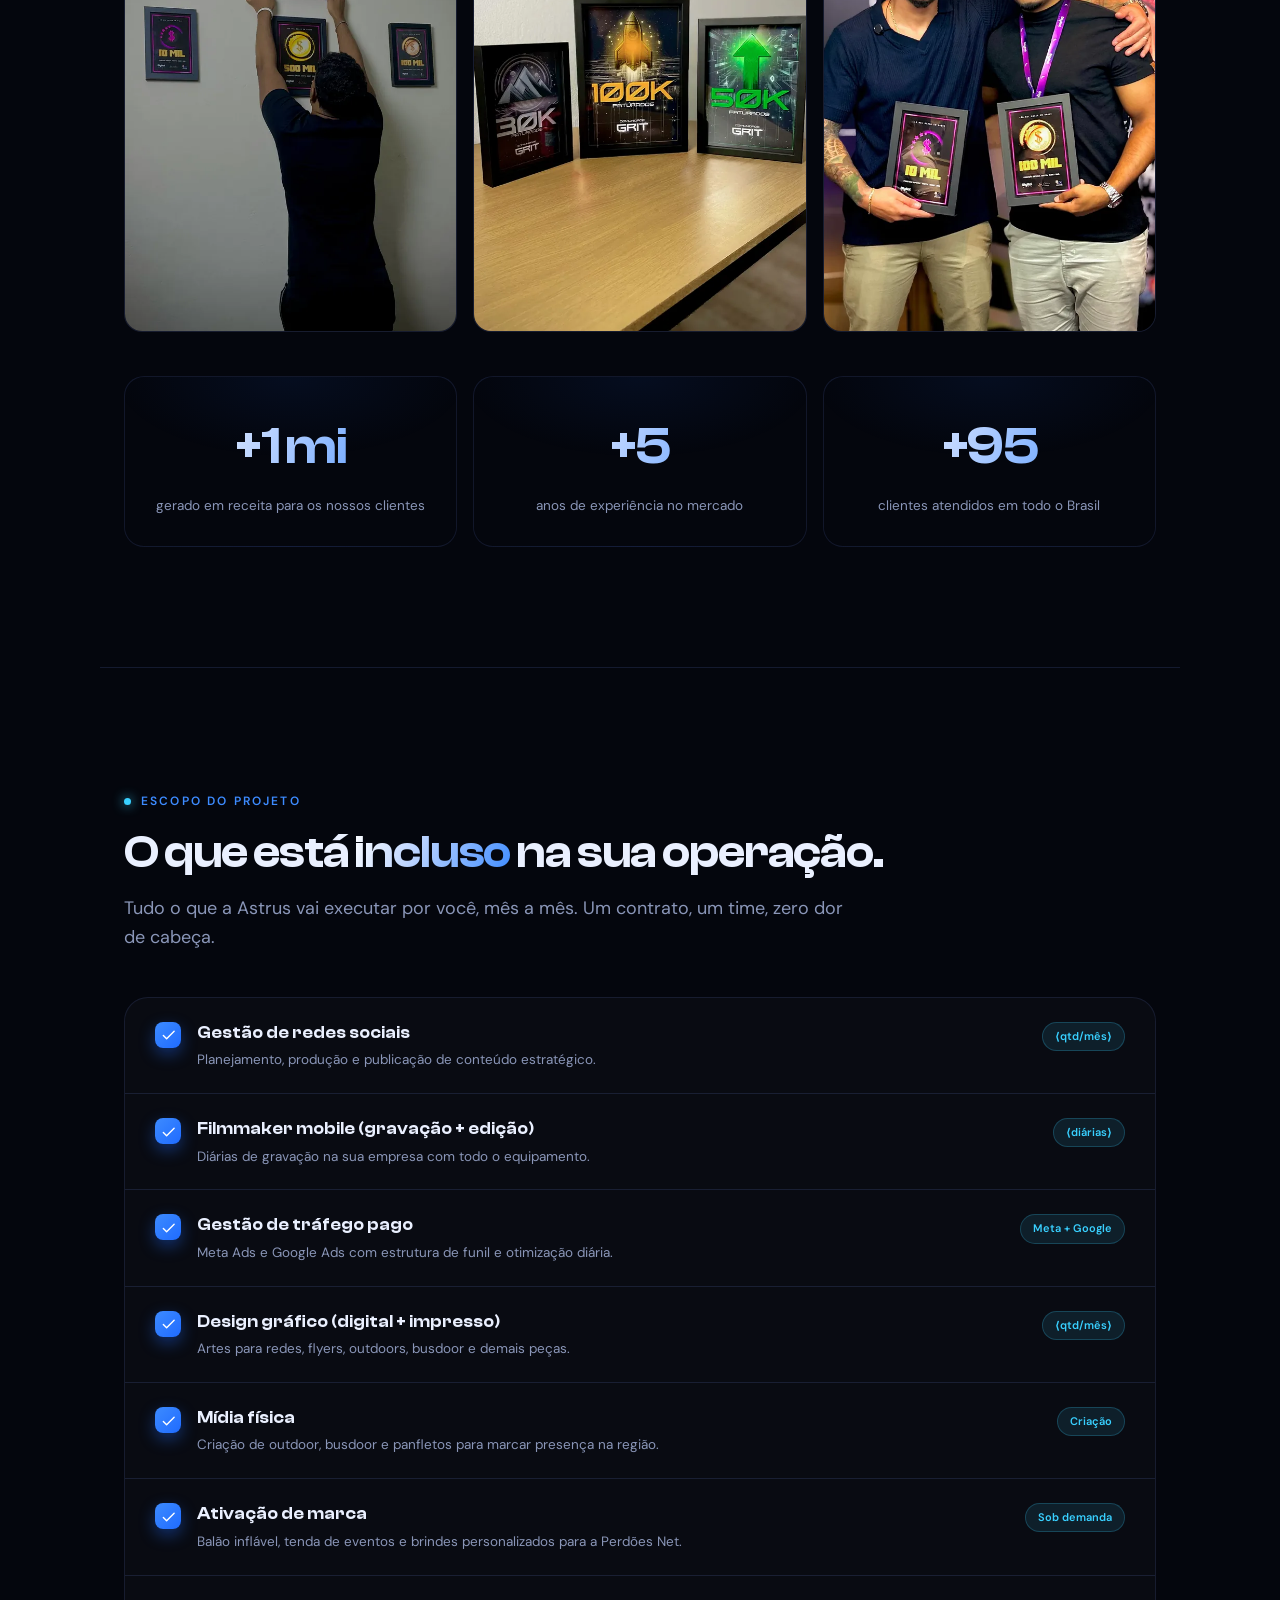
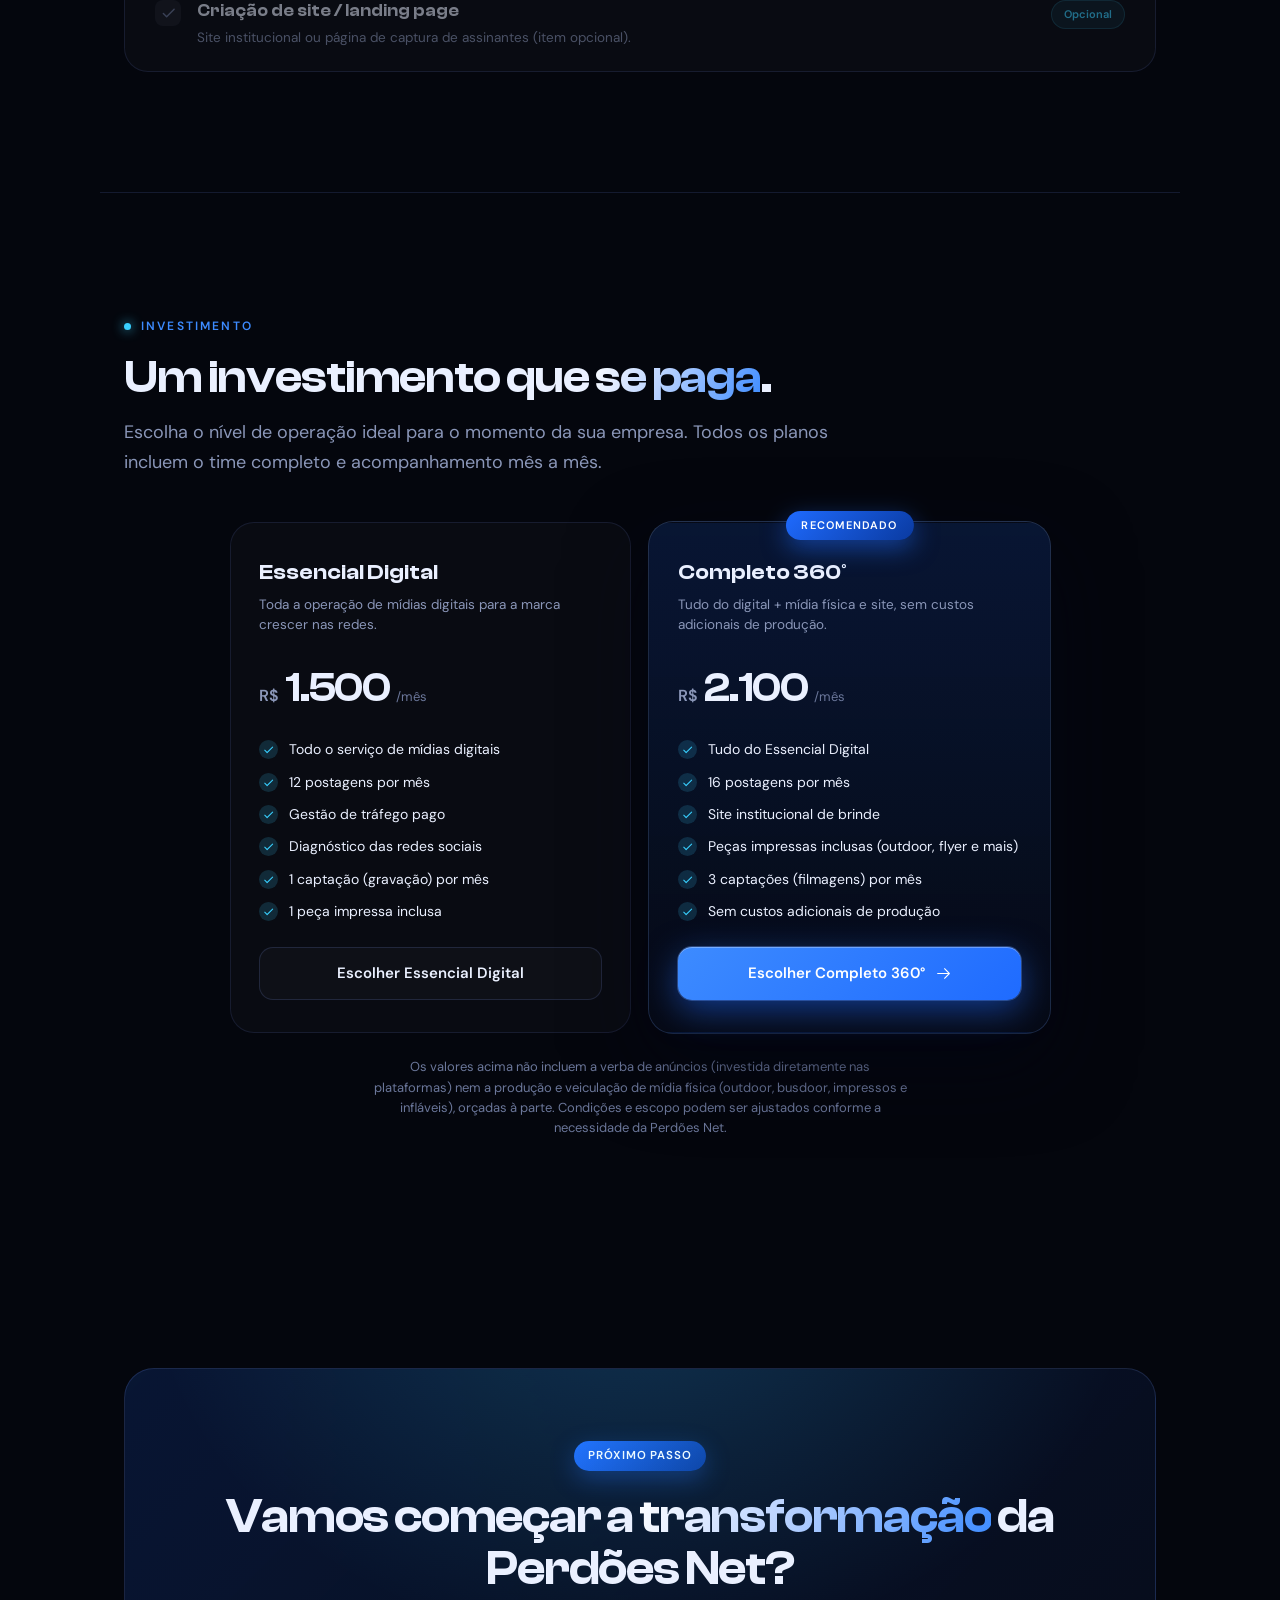
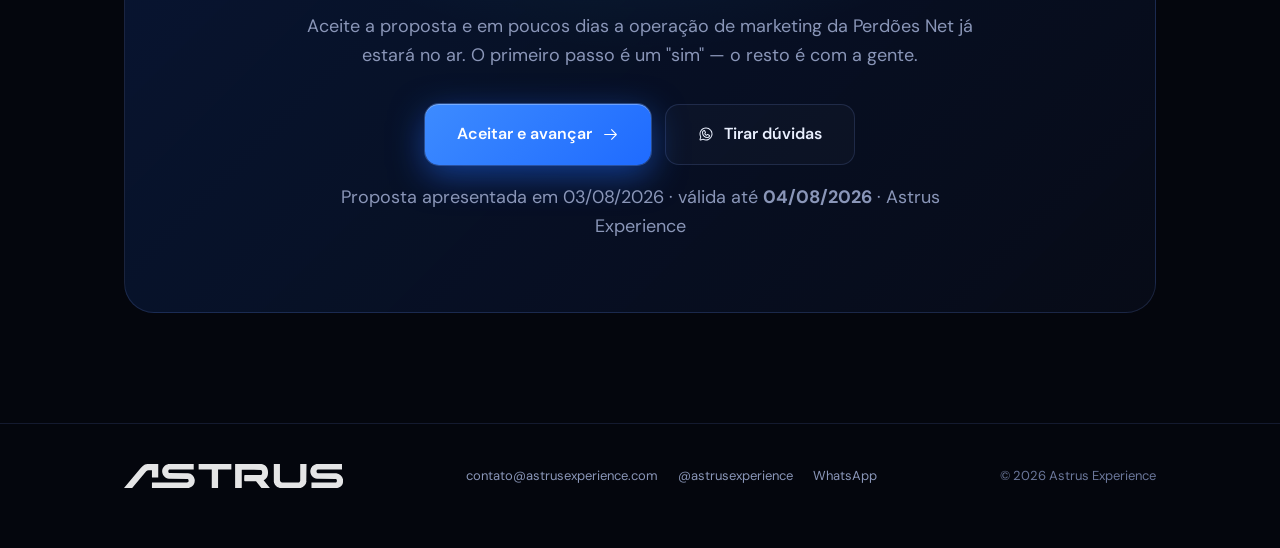
<file: proposta.html>
<!doctype html>
<html lang="pt-BR">
<head>
<meta charset="utf-8" />
<meta name="viewport" content="width=device-width, initial-scale=1" />
<title>Proposta Comercial · Perdões Net — Astrus Experience</title>
<meta name="description" content="Proposta comercial Astrus Experience para a Perdões Net — marketing 360° para provedor de internet." />
<link rel="icon" type="image/svg+xml" href="assets/favicon.svg" />
<link rel="preconnect" href="https://fonts.googleapis.com">
<link rel="preconnect" href="https://fonts.gstatic.com" crossorigin>
<link href="https://fonts.googleapis.com/css2?family=DM+Sans:opsz,wght@9..40,400;9..40,500;9..40,600;9..40,700&display=swap" rel="stylesheet">
<link rel="stylesheet" href="css/fonts.css" />

<!--
  ╔══════════════════════════════════════════════════════════════════════╗
  ║  PROPOSTA COMERCIAL — MODELO BASE (Astrus Experience)                  ║
  ║  Edite a cada reunião. Procure por  ⟨EDITAR⟩  para achar os campos.    ║
  ║  Principais pontos editáveis:                                          ║
  ║   • Capa: nome do cliente, segmento, data e validade                   ║
  ║   • Cenário: as 3 dores do cliente (diagnóstico da reunião)            ║
  ║   • Transformação: o "De → Para" do negócio                           ║
  ║   • Escopo: marque/desmarque o que entra no contrato                   ║
  ║   • Investimento: valores dos planos                                   ║
  ╚══════════════════════════════════════════════════════════════════════╝
-->

<style>
  :root{
    --bg:#04060d; --bg2:#070b16;
    --ink:#eaf0ff; --muted:#8a96b8; --muted2:#6b779a;
    --blue:#1f6bff; --blue-bright:#3d8bff; --blue-glow:#0a3aa0; --cyan:#39d0ff;
    --line:rgba(120,150,255,.14);
    --card:rgba(255,255,255,.025); --card-brd:rgba(120,150,255,.12);
    --glass:rgba(10,16,34,.42); --glass-brd:rgba(130,160,255,.16);
    --grad-blue:linear-gradient(135deg,var(--blue-bright),var(--blue));
    --grad-deep:linear-gradient(135deg,var(--blue),var(--blue-glow));
    --grad-text:linear-gradient(115deg,#fff 0%,#bcd4ff 40%,#3d8bff 100%);
    --grad-line:linear-gradient(90deg,var(--cyan),var(--blue));
    --font-display:'Clash Display','DM Sans',sans-serif;
    --font-body:'DM Sans','Satoshi',system-ui,sans-serif;
    --ease:cubic-bezier(.22,.61,.36,1); --ease-out:cubic-bezier(.16,1,.3,1);
  }
  *{margin:0;padding:0;box-sizing:border-box}
  html{scroll-behavior:smooth}
  body{font-family:var(--font-body);background:var(--bg);color:var(--ink);line-height:1.55;
    -webkit-font-smoothing:antialiased;overflow-x:hidden}
  .grad{background:var(--grad-text);-webkit-background-clip:text;background-clip:text;color:transparent}
  a{color:inherit}

  /* ===== AMBIENTE ===== */
  .ambient{position:fixed;inset:0;z-index:0;overflow:hidden;pointer-events:none;background:
    radial-gradient(120% 80% at 82% -10%,#0b1838 0%,transparent 55%),
    radial-gradient(100% 70% at -10% 110%,#081025 0%,transparent 50%),
    linear-gradient(180deg,var(--bg),var(--bg2))}
  .orb{position:absolute;border-radius:50%;filter:blur(90px);opacity:.4;mix-blend-mode:screen}
  .orb.a{width:520px;height:520px;background:radial-gradient(circle,#1f6bff,transparent 65%);top:-200px;right:-140px;animation:float1 22s var(--ease) infinite}
  .orb.b{width:480px;height:480px;background:radial-gradient(circle,#0a3aa0,transparent 65%);bottom:-220px;left:-160px;animation:float2 26s var(--ease) infinite}
  @keyframes float1{50%{transform:translate(-60px,80px)}}
  @keyframes float2{50%{transform:translate(70px,-60px)}}
  .grid-ov{position:absolute;inset:0;opacity:.32;
    background-image:linear-gradient(var(--line) 1px,transparent 1px),linear-gradient(90deg,var(--line) 1px,transparent 1px);
    background-size:64px 64px;mask-image:radial-gradient(130% 100% at 50% 0%,#000,transparent 72%)}

  /* ===== NAV / PROGRESSO ===== */
  .topbar{position:fixed;top:0;left:0;right:0;z-index:40;display:flex;align-items:center;justify-content:space-between;
    padding:18px clamp(20px,5vw,54px);backdrop-filter:blur(10px);
    background:linear-gradient(180deg,rgba(4,6,13,.72),transparent);transition:.4s var(--ease)}
  .topbar.solid{background:rgba(4,6,13,.86);border-bottom:1px solid var(--line);padding-top:13px;padding-bottom:13px}
  .topbar img{height:26px;display:block}
  .topbar .tb-r{display:flex;align-items:center;gap:14px}
  .tb-tag{font-size:11.5px;font-weight:600;letter-spacing:.14em;text-transform:uppercase;color:var(--muted2);display:none}
  @media(min-width:720px){.tb-tag{display:inline}}
  .progress{position:fixed;top:0;left:0;height:2.5px;width:0;z-index:50;background:var(--grad-line);box-shadow:0 0 14px var(--cyan)}

  .wrap{position:relative;z-index:2;max-width:1080px;margin:0 auto;padding:0 clamp(20px,5vw,24px)}
  section{position:relative;z-index:2}

  /* ===== COMPONENTES BASE ===== */
  .eyebrow{display:inline-flex;align-items:center;gap:10px;font-size:12px;font-weight:600;letter-spacing:.18em;
    text-transform:uppercase;color:var(--blue-bright)}
  .eyebrow .dot{width:7px;height:7px;border-radius:50%;background:var(--cyan);box-shadow:0 0 12px var(--cyan);animation:pulse 2.4s ease-in-out infinite}
  @keyframes pulse{50%{opacity:.4;transform:scale(.7)}}
  .h-sec{font-family:var(--font-display);font-weight:600;font-size:clamp(26px,5vw,46px);letter-spacing:-.025em;line-height:1.06;margin-top:16px;overflow-wrap:break-word}
  .lead{font-size:clamp(15px,2vw,18px);color:var(--muted);max-width:62ch;line-height:1.65;margin-top:16px}
  .badge{font-size:11.5px;font-weight:600;letter-spacing:.08em;text-transform:uppercase;padding:6px 14px;border-radius:100px;
    background:var(--grad-deep);color:#fff;box-shadow:0 8px 24px rgba(31,107,255,.35);display:inline-block}
  .pill{font-size:12px;font-weight:600;color:var(--cyan);padding:6px 14px;border-radius:100px;
    background:rgba(57,208,255,.1);border:1px solid rgba(57,208,255,.25);display:inline-block}

  .btn{display:inline-flex;align-items:center;gap:10px;font-family:var(--font-body);font-weight:600;font-size:15px;
    border-radius:14px;cursor:pointer;border:none;text-decoration:none;transition:.3s var(--ease)}
  .btn svg{width:17px;height:17px;transition:transform .3s var(--ease)}
  .btn-primary{position:relative;padding:15px 28px;color:#fff;overflow:hidden;background:var(--grad-blue);isolation:isolate;
    box-shadow:0 10px 34px rgba(31,107,255,.5),0 0 0 1px rgba(120,170,255,.35),inset 0 1px 0 rgba(255,255,255,.3);
    animation:btnPulse 2.6s ease-in-out infinite}
  @keyframes btnPulse{0%,100%{box-shadow:0 10px 34px rgba(31,107,255,.5),0 0 0 1px rgba(120,170,255,.35),inset 0 1px 0 rgba(255,255,255,.3)}
    50%{box-shadow:0 14px 46px rgba(57,208,255,.65),0 0 30px rgba(57,208,255,.45),0 0 0 1px rgba(120,170,255,.55),inset 0 1px 0 rgba(255,255,255,.35)}}
  .btn-primary::after{content:"";position:absolute;top:0;left:-70%;width:42%;height:100%;
    background:linear-gradient(100deg,transparent,rgba(255,255,255,.65),transparent);transform:skewX(-18deg);animation:sheen 3s ease-in-out infinite}
  @keyframes sheen{0%,50%{left:-70%}80%,100%{left:150%}}
  .btn-primary:hover{transform:translateY(-3px) scale(1.02)}
  .btn-primary:hover svg{transform:translateX(5px)}
  .btn-ghost{padding:14px 24px;background:var(--card);border:1px solid var(--glass-brd);color:var(--ink)}
  .btn-ghost:hover{border-color:var(--blue-bright);background:rgba(31,107,255,.1)}
  .btn-lg{padding:17px 32px;font-size:16px}

  .ico{display:inline-block;width:1em;height:1em;background:currentColor;
    -webkit-mask:var(--ic) center/contain no-repeat;mask:var(--ic) center/contain no-repeat;flex:none}

  /* ===== reveal ===== */
  .reveal{opacity:0;transform:translateY(28px);transition:.9s var(--ease-out)}
  .reveal.in{opacity:1;transform:none}
  .reveal.d1{transition-delay:.1s}.reveal.d2{transition-delay:.2s}.reveal.d3{transition-delay:.3s}

  /* ===== CAPA ===== */
  .cover{min-height:100vh;display:flex;flex-direction:column;justify-content:center;padding:120px clamp(20px,5vw,24px) 80px}
  .cover-tag{display:flex;align-items:center;gap:14px;flex-wrap:wrap;margin-bottom:26px}
  .cover h1{font-family:var(--font-display);font-weight:600;font-size:clamp(34px,7.5vw,84px);letter-spacing:-.035em;line-height:1.0;overflow-wrap:break-word}
  .cover .hl{position:relative;white-space:nowrap}
  .cover .hl::after{content:"";position:absolute;left:0;bottom:.06em;width:100%;height:.14em;border-radius:4px;
    background:var(--grad-line);box-shadow:0 0 18px var(--cyan);transform:scaleX(0);transform-origin:left;animation:underline 1.1s var(--ease-out) .6s forwards}
  @keyframes underline{to{transform:scaleX(1)}}
  .cover-sub{font-size:clamp(16px,2.3vw,21px);color:var(--muted);max-width:60ch;margin-top:26px;line-height:1.6}
  .cover-meta{display:flex;flex-wrap:wrap;gap:12px;margin-top:40px}
  .meta-card{border:1px solid var(--card-brd);border-radius:16px;background:var(--card);padding:15px 20px;min-width:150px;
    backdrop-filter:blur(8px)}
  .meta-card .k{font-size:11px;font-weight:600;letter-spacing:.14em;text-transform:uppercase;color:var(--muted2)}
  .meta-card .v{font-family:var(--font-display);font-weight:600;font-size:19px;margin-top:6px}
  .scroll-cue{margin-top:52px;display:inline-flex;align-items:center;gap:10px;color:var(--muted2);font-size:13px}
  .scroll-cue .m{width:20px;height:32px;border:2px solid var(--muted2);border-radius:100px;position:relative}
  .scroll-cue .m::after{content:"";position:absolute;top:6px;left:50%;transform:translateX(-50%);width:3px;height:6px;border-radius:2px;background:var(--cyan);animation:mouse 1.6s infinite}
  @keyframes mouse{0%{opacity:0;top:6px}30%{opacity:1}70%{opacity:1}100%{opacity:0;top:16px}}

  /* ===== BLOCO GENÉRICO ===== */
  .block{padding:clamp(70px,11vw,120px) clamp(20px,5vw,24px);border-top:1px solid var(--line)}
  .sec-head{max-width:760px}

  /* ===== CENÁRIO / DORES ===== */
  .pain-grid{display:grid;grid-template-columns:repeat(auto-fit,minmax(260px,1fr));gap:16px;margin-top:44px}
  .pain{border:1px solid var(--card-brd);border-radius:20px;background:var(--card);padding:28px 26px;position:relative;overflow:hidden;
    transition:.35s var(--ease)}
  .pain::before{content:"";position:absolute;inset:0;background:radial-gradient(120% 90% at 0% 0%,rgba(255,90,90,.08),transparent 60%);opacity:0;transition:.35s}
  .pain:hover{transform:translateY(-4px);border-color:rgba(255,120,120,.3)}
  .pain:hover::before{opacity:1}
  .pain .pn{font-family:var(--font-display);font-size:14px;font-weight:600;color:#ff8a8a;letter-spacing:.02em}
  .pain h3{font-family:var(--font-display);font-weight:600;font-size:20px;margin:14px 0 8px}
  .pain p{font-size:14.5px;color:var(--muted);line-height:1.6}
  .pain .xic{width:42px;height:42px;display:grid;place-items:center;border-radius:12px;background:rgba(255,100,100,.1);
    border:1px solid rgba(255,120,120,.25);color:#ff8a8a}
  .pain .xic svg{width:20px;height:20px}

  /* ===== TRANSFORMAÇÃO (De → Para) ===== */
  .transform{display:grid;grid-template-columns:1fr auto 1fr;gap:clamp(16px,3vw,34px);align-items:stretch;margin-top:48px}
  @media(max-width:760px){.transform{grid-template-columns:1fr;gap:14px}.transform .arrow{transform:rotate(90deg);margin:2px auto}}
  .tcol{border-radius:22px;padding:32px 28px}
  .tcol.from{border:1px solid var(--card-brd);background:linear-gradient(180deg,rgba(255,255,255,.02),rgba(255,255,255,.005))}
  .tcol.to{border:1px solid var(--glass-brd);background:linear-gradient(180deg,rgba(31,107,255,.14),rgba(31,107,255,.02));
    box-shadow:0 30px 80px rgba(2,6,20,.5),0 0 0 1px rgba(120,170,255,.12)}
  .tcol .lbl{font-size:11.5px;font-weight:700;letter-spacing:.16em;text-transform:uppercase;margin-bottom:18px}
  .tcol.from .lbl{color:var(--muted2)}
  .tcol.to .lbl{color:var(--cyan)}
  .tcol ul{list-style:none;display:flex;flex-direction:column;gap:15px}
  .tcol li{display:flex;gap:12px;font-size:15px;line-height:1.5}
  .tcol.from li{color:var(--muted)}
  .tcol li .ci{flex:none;width:22px;height:22px;border-radius:50%;display:grid;place-items:center;margin-top:1px}
  .tcol.from li .ci{background:rgba(138,150,184,.14);color:var(--muted2)}
  .tcol.to li .ci{background:var(--grad-blue);color:#fff;box-shadow:0 4px 14px rgba(31,107,255,.5)}
  .tcol .ci svg{width:13px;height:13px}
  .arrow{align-self:center;width:56px;height:56px;border-radius:50%;display:grid;place-items:center;flex:none;
    background:var(--card);border:1px solid var(--glass-brd);color:var(--cyan)}
  .arrow svg{width:24px;height:24px;animation:nudge 1.8s var(--ease) infinite}
  @keyframes nudge{50%{transform:translateX(4px)}}

  /* ===== SOLUÇÃO / SERVIÇOS ===== */
  .serv-grid{display:grid;grid-template-columns:repeat(auto-fit,minmax(250px,1fr));gap:16px;margin-top:44px}
  .serv{border:1px solid var(--card-brd);border-radius:20px;background:var(--card);padding:26px 24px;transition:.35s var(--ease);position:relative;overflow:hidden}
  .serv::after{content:"";position:absolute;inset:0;border-radius:20px;padding:1px;background:var(--grad-line);
    -webkit-mask:linear-gradient(#000 0 0) content-box,linear-gradient(#000 0 0);-webkit-mask-composite:xor;mask-composite:exclude;opacity:0;transition:.35s}
  .serv:hover{transform:translateY(-5px)}
  .serv:hover::after{opacity:1}
  .serv .sic{width:52px;height:52px;display:grid;place-items:center;border-radius:15px;font-size:26px;color:var(--blue-bright);
    background:var(--card);border:1px solid var(--card-brd);transition:.35s var(--ease)}
  .serv:hover .sic{background:var(--grad-blue);color:#fff;border-color:transparent;box-shadow:0 10px 30px rgba(31,107,255,.45)}
  .serv h3{font-family:var(--font-display);font-weight:600;font-size:19px;margin:18px 0 8px}
  .serv p{font-size:14px;color:var(--muted);line-height:1.6}
  .serv .snum{position:absolute;top:22px;right:24px;font-family:var(--font-display);font-size:13px;color:var(--muted2);font-variant-numeric:tabular-nums}

  /* ===== ORGANOGRAMA 360° (serviços) ===== */
  .org360{display:grid;grid-template-columns:.82fr 1.18fr;gap:clamp(24px,4vw,54px);align-items:center;margin-top:20px}
  @media(max-width:820px){.org360{grid-template-columns:1fr;gap:36px}}
  .org360-core{display:flex;flex-direction:column;align-items:flex-start;gap:22px}
  .core-badge{position:relative;width:clamp(128px,18vw,180px);height:clamp(128px,18vw,180px);border-radius:34px;display:grid;place-items:center;
    background:linear-gradient(135deg,rgba(31,107,255,.22),rgba(10,16,34,.5));border:1px solid var(--glass-brd);
    box-shadow:0 30px 80px rgba(2,6,20,.5),0 0 0 1px rgba(120,170,255,.15);overflow:hidden}
  .core-badge::before{content:"";position:absolute;inset:-45%;background:conic-gradient(from 0deg,transparent,rgba(57,208,255,.28),transparent 42%);animation:spin 6s linear infinite}
  @keyframes spin{to{transform:rotate(360deg)}}
  .core-badge img{position:relative;width:50%;filter:drop-shadow(0 6px 22px rgba(57,208,255,.55))}
  .org360-core h2{font-family:var(--font-display);font-weight:600;font-size:clamp(36px,6vw,62px);letter-spacing:-.03em;line-height:.96}
  .org360-core p{color:var(--muted);font-size:15px;max-width:32ch;line-height:1.6}
  .org360-list{position:relative;display:flex;flex-direction:column;gap:12px;padding-left:30px}
  .org360-list::before{content:"";position:absolute;left:0;top:28px;bottom:28px;width:2px;background:var(--grad-line);opacity:.55;box-shadow:0 0 10px rgba(57,208,255,.4)}
  .osrv{position:relative;display:flex;align-items:center;gap:16px;border:1px solid var(--card-brd);border-radius:16px;background:var(--card);
    padding:15px 20px;transition:.35s var(--ease)}
  .osrv::before{content:"";position:absolute;left:-30px;top:50%;width:30px;height:2px;background:var(--grad-line);opacity:.55}
  .osrv::after{content:"";position:absolute;left:-35px;top:50%;transform:translateY(-50%);width:10px;height:10px;border-radius:50%;
    background:var(--bg2);border:2px solid var(--blue-bright);box-shadow:0 0 10px var(--cyan)}
  .osrv:hover{transform:translateX(6px);border-color:var(--blue-bright);background:rgba(31,107,255,.08)}
  .osrv .oic{flex:none;width:44px;height:44px;display:grid;place-items:center;border-radius:12px;font-size:21px;color:var(--blue-bright);
    background:var(--card);border:1px solid var(--card-brd);transition:.35s var(--ease)}
  .osrv:hover .oic{background:var(--grad-blue);color:#fff;border-color:transparent;box-shadow:0 8px 22px rgba(31,107,255,.45)}
  .osrv .otx h3{font-family:var(--font-display);font-weight:600;font-size:17px}
  .osrv .otx p{font-size:13px;color:var(--muted);margin-top:2px;line-height:1.4}

  /* ===== PLANO ESTRATÉGICO (roadmap) ===== */
  .plan-road{position:relative;margin-top:48px;padding-left:80px}
  .plan-road::before{content:"";position:absolute;left:28px;top:26px;bottom:26px;width:2px;
    background:linear-gradient(180deg,var(--cyan),var(--blue),transparent);opacity:.5}
  .pstep{position:relative;margin-bottom:16px}
  .pstep:last-child{margin-bottom:0}
  .pstep .pbadge{position:absolute;left:-80px;top:0;width:57px;height:57px;border-radius:18px;display:grid;place-items:center;
    font-size:26px;color:var(--blue-bright);z-index:2;transition:.35s var(--ease);
    background:linear-gradient(135deg,rgba(31,107,255,.25),rgba(10,16,34,.65));border:1px solid var(--glass-brd);
    box-shadow:0 12px 30px rgba(2,6,20,.45)}
  .pstep .pcard{border:1px solid var(--card-brd);border-radius:20px;background:var(--card);padding:22px 24px;transition:.35s var(--ease)}
  .pstep:hover .pcard{border-color:var(--blue-bright);transform:translateX(5px);box-shadow:0 18px 44px rgba(2,6,20,.5)}
  .pstep:hover .pbadge{background:var(--grad-blue);color:#fff;border-color:transparent;box-shadow:0 14px 34px rgba(31,107,255,.5)}
  .pstep .pk{font-family:var(--font-display);font-size:11.5px;font-weight:600;letter-spacing:.16em;text-transform:uppercase;color:var(--blue-bright)}
  .pstep h3{font-family:var(--font-display);font-weight:600;font-size:20px;letter-spacing:-.01em;margin:6px 0 6px}
  .pstep .pd{font-size:14.5px;color:var(--muted);line-height:1.6;max-width:62ch}
  .pstep .pbullets{display:flex;flex-wrap:wrap;gap:8px;margin-top:15px}
  .pstep .pbullets span{font-size:12.5px;font-weight:500;color:var(--cyan);padding:6px 13px;border-radius:100px;
    background:rgba(57,208,255,.09);border:1px solid rgba(57,208,255,.22)}

  /* ===== DESTAQUE TRÁFEGO ===== */
  .spot{margin-top:44px;border:1px solid var(--glass-brd);border-radius:26px;overflow:hidden;position:relative;
    background:linear-gradient(135deg,rgba(31,107,255,.12),rgba(10,16,34,.5))}
  .spot-grid{display:grid;grid-template-columns:1.1fr .9fr;gap:0}
  @media(max-width:820px){.spot-grid{grid-template-columns:1fr}}
  .spot-l{padding:clamp(30px,4vw,48px)}
  .spot-l h3{font-family:var(--font-display);font-weight:600;font-size:clamp(24px,3.4vw,34px);letter-spacing:-.02em;line-height:1.1;margin:16px 0 14px}
  .spot-l p{color:var(--muted);font-size:15.5px;line-height:1.65;max-width:46ch}
  .spot-feats{list-style:none;margin-top:24px;display:flex;flex-direction:column;gap:13px}
  .spot-feats li{display:flex;gap:12px;font-size:15px;align-items:flex-start}
  .spot-feats .ci{flex:none;width:22px;height:22px;border-radius:50%;background:var(--grad-blue);display:grid;place-items:center;color:#fff;margin-top:1px}
  .spot-feats .ci svg{width:12px;height:12px}
  .spot-r{position:relative;border-left:1px solid var(--glass-brd);padding:clamp(30px,4vw,48px);display:flex;flex-direction:column;justify-content:center;gap:22px;
    background:radial-gradient(90% 70% at 80% 10%,rgba(57,208,255,.1),transparent 60%)}
  @media(max-width:820px){.spot-r{border-left:none;border-top:1px solid var(--glass-brd)}}
  .funnel{display:flex;flex-direction:column;gap:9px}
  .fstep{position:relative;border-radius:12px;padding:14px 18px;font-weight:600;font-size:14px;color:#eaf0ff;
    background:var(--grad-blue);box-shadow:0 10px 26px rgba(31,107,255,.3);display:flex;justify-content:space-between;align-items:center}
  .fstep:nth-child(1){width:100%}.fstep:nth-child(2){width:86%;opacity:.92}.fstep:nth-child(3){width:70%;opacity:.85}.fstep:nth-child(4){width:54%;opacity:.82}
  .fstep .fv{font-family:var(--font-display);font-variant-numeric:tabular-nums}
  .fstep small{display:block;font-weight:500;font-size:11px;opacity:.85;letter-spacing:.04em}

  /* ===== EQUIPAMENTOS ===== */
  .equip-grid{display:grid;grid-template-columns:repeat(auto-fit,minmax(220px,1fr));gap:16px;margin-top:44px}
  .equip{border:1px solid var(--card-brd);border-radius:20px;background:var(--card);overflow:hidden;transition:.35s var(--ease)}
  .equip:hover{transform:translateY(-5px);border-color:var(--blue-bright);box-shadow:0 24px 60px rgba(2,6,20,.5)}
  .equip-media{aspect-ratio:4/3;overflow:hidden;display:grid;place-items:center;padding:20px;
    background:radial-gradient(120% 100% at 50% 0%,rgba(31,107,255,.12),#0a1024)}
  .equip-media img{max-width:100%;max-height:100%;width:auto;height:auto;object-fit:contain;transition:.6s var(--ease)}
  .equip:hover .equip-media img{transform:scale(1.05)}
  .equip-body{padding:20px 22px}
  .equip-role{font-size:11px;font-weight:600;letter-spacing:.12em;text-transform:uppercase;color:var(--cyan)}
  .equip-body h3{font-family:var(--font-display);font-weight:600;font-size:18px;margin:8px 0 6px}
  .equip-body p{font-size:13.5px;color:var(--muted);line-height:1.55}

  /* ===== CASES — carrossel (responsivo a qualquer nº de fotos) ===== */
  .cases-carousel{position:relative;margin-top:44px}
  .cc-track{display:flex;gap:16px;overflow-x:auto;scroll-snap-type:x mandatory;scroll-behavior:smooth;
    padding:6px 2px 18px;-ms-overflow-style:none;scrollbar-width:none}
  .cc-track::-webkit-scrollbar{display:none}
  .case{position:relative;flex:0 0 auto;width:clamp(258px,72vw,318px);aspect-ratio:4/5;scroll-snap-align:start;
    border:1px solid var(--card-brd);border-radius:20px;overflow:hidden;background:var(--card);transition:.4s var(--ease)}
  .case img{width:100%;height:100%;object-fit:cover;display:block;transition:1.1s var(--ease)}
  .case:hover{border-color:var(--blue-bright);box-shadow:0 26px 60px rgba(2,6,20,.55)}
  .case:hover img{transform:scale(1.05)}
  .case .cap{position:absolute;left:0;right:0;bottom:0;padding:56px 18px 18px;display:flex;flex-direction:column;gap:8px;
    background:linear-gradient(180deg,transparent,rgba(4,6,13,.94))}
  .case .ctag{align-self:flex-start;font-size:10.5px;font-weight:600;letter-spacing:.1em;text-transform:uppercase;color:var(--cyan);
    padding:4px 11px;border-radius:100px;background:rgba(57,208,255,.14);border:1px solid rgba(57,208,255,.28)}
  .case .cnm{font-family:var(--font-display);font-weight:600;font-size:16px;line-height:1.2}
  .case .clive{position:absolute;top:14px;left:14px;display:inline-flex;align-items:center;gap:7px;font-size:11px;font-weight:600;
    color:#fff;padding:6px 12px;border-radius:100px;background:var(--grad-deep);box-shadow:0 8px 22px rgba(31,107,255,.4);z-index:2}
  .case .clive i{width:7px;height:7px;border-radius:50%;background:var(--cyan);box-shadow:0 0 10px var(--cyan);animation:pulse 1.8s infinite}
  .cc-nav{display:flex;gap:10px;justify-content:flex-end;margin-top:4px}
  .cc-nav button{width:46px;height:46px;border-radius:50%;border:1px solid var(--glass-brd);background:var(--card);color:var(--ink);
    cursor:pointer;display:grid;place-items:center;transition:.25s var(--ease)}
  .cc-nav button:hover{border-color:var(--blue-bright);background:rgba(31,107,255,.12);color:#fff}
  .cc-nav button svg{width:20px;height:20px}
  .cc-nav button.prev svg{transform:rotate(180deg)}

  /* ===== fotos de resultado (site Astrus) ===== */
  .res-photos{display:grid;grid-template-columns:repeat(3,1fr);gap:16px;margin-top:8px;margin-bottom:24px}
  @media(max-width:640px){.res-photos{grid-template-columns:1fr}}
  .res-photo{border:1px solid var(--card-brd);border-radius:18px;overflow:hidden;background:var(--card);transition:.35s var(--ease)}
  .res-photo:hover{transform:translateY(-4px);border-color:var(--blue-bright);box-shadow:0 22px 54px rgba(2,6,20,.5)}
  .res-photo img{width:100%;height:100%;object-fit:cover;display:block}

  /* ===== PROCESSO ===== */
  .timeline{margin-top:44px;position:relative;padding-left:34px}
  .timeline::before{content:"";position:absolute;left:9px;top:6px;bottom:6px;width:2px;background:var(--line)}
  .timeline .tl-fill{position:absolute;left:9px;top:6px;width:2px;background:var(--grad-line);box-shadow:0 0 12px var(--cyan);height:0;transition:height .2s linear}
  .tstep{position:relative;padding:0 0 34px}
  .tstep:last-child{padding-bottom:0}
  .tstep .tnode{position:absolute;left:-34px;top:0;width:20px;height:20px;border-radius:50%;background:var(--bg2);
    border:2px solid var(--card-brd);display:grid;place-items:center}
  .tstep.in .tnode{border-color:var(--blue-bright);box-shadow:0 0 0 4px rgba(31,107,255,.14)}
  .tstep .tnode i{width:7px;height:7px;border-radius:50%;background:var(--muted2);transition:.3s}
  .tstep.in .tnode i{background:var(--cyan);box-shadow:0 0 10px var(--cyan)}
  .tstep .tn{font-family:var(--font-display);font-size:12px;font-weight:600;color:var(--blue-bright);letter-spacing:.1em}
  .tstep h3{font-family:var(--font-display);font-weight:600;font-size:20px;margin:6px 0 6px}
  .tstep p{font-size:14.5px;color:var(--muted);line-height:1.6;max-width:60ch}
  .tstep .tmeta{display:inline-block;margin-top:10px;font-size:11.5px;font-weight:600;color:var(--cyan);
    padding:5px 12px;border-radius:100px;background:rgba(57,208,255,.1);border:1px solid rgba(57,208,255,.22)}

  /* ===== RESULTADOS ===== */
  .stats{display:grid;grid-template-columns:repeat(3,1fr);gap:16px;margin-top:44px}
  @media(max-width:640px){.stats{grid-template-columns:1fr}}
  .stat{border:1px solid var(--card-brd);border-radius:20px;background:var(--card);padding:30px 26px;text-align:center;
    background:radial-gradient(90% 80% at 50% 0%,rgba(31,107,255,.08),transparent 60%)}
  .stat .rn{font-family:var(--font-display);font-weight:600;font-size:clamp(34px,5vw,52px);letter-spacing:-.03em;
    background:var(--grad-text);-webkit-background-clip:text;background-clip:text;color:transparent}
  .stat .rl{font-size:13.5px;color:var(--muted);margin-top:8px;line-height:1.5}

  /* ===== ESCOPO ===== */
  .scope{margin-top:44px;border:1px solid var(--card-brd);border-radius:24px;background:var(--card);overflow:hidden}
  .scope-row{display:flex;gap:16px;align-items:flex-start;padding:22px clamp(22px,3vw,30px);border-bottom:1px solid var(--line);transition:.3s}
  .scope-row:last-child{border-bottom:none}
  .scope-row:hover{background:rgba(31,107,255,.04)}
  .scope-row .ck{flex:none;width:26px;height:26px;border-radius:8px;display:grid;place-items:center;margin-top:2px;
    background:var(--grad-blue);color:#fff;box-shadow:0 6px 16px rgba(31,107,255,.4)}
  .scope-row .ck svg{width:15px;height:15px}
  .scope-row.off .ck{background:rgba(138,150,184,.12);color:var(--muted2);box-shadow:none}
  .scope-row.off{opacity:.5}
  .scope-row .st{flex:1}
  .scope-row h4{font-family:var(--font-display);font-weight:600;font-size:17px}
  .scope-row p{font-size:13.5px;color:var(--muted);margin-top:4px;line-height:1.55}
  .scope-row .tag{font-size:11px;font-weight:600;color:var(--cyan);padding:5px 12px;border-radius:100px;
    background:rgba(57,208,255,.1);border:1px solid rgba(57,208,255,.22);white-space:nowrap;height:fit-content;margin-top:2px}

  /* ===== INVESTIMENTO ===== */
  .plans{display:grid;grid-template-columns:repeat(2,1fr);gap:18px;margin-top:44px;max-width:820px;margin-inline:auto}
  @media(max-width:820px){.plans{grid-template-columns:1fr}}
  .plan{border:1px solid var(--card-brd);border-radius:24px;background:var(--card);padding:32px 28px;position:relative;transition:.35s var(--ease)}
  .plan:hover{transform:translateY(-6px)}
  .plan.feat{border-color:transparent;background:linear-gradient(180deg,rgba(31,107,255,.16),rgba(10,16,34,.4));
    box-shadow:0 30px 80px rgba(2,6,20,.55),0 0 0 1px rgba(120,170,255,.3)}
  .plan.feat::before{content:"Recomendado";position:absolute;top:-12px;left:50%;transform:translateX(-50%);
    font-size:11px;font-weight:600;letter-spacing:.1em;text-transform:uppercase;padding:6px 16px;border-radius:100px;
    background:var(--grad-deep);color:#fff;box-shadow:0 8px 24px rgba(31,107,255,.5);white-space:nowrap}
  .plan .pname{font-family:var(--font-display);font-weight:600;font-size:22px}
  .plan .pdesc{font-size:13.5px;color:var(--muted);margin-top:6px;line-height:1.5;min-height:40px}
  .plan .price{margin:22px 0 6px;display:flex;align-items:baseline;gap:6px}
  .plan .price .cur{font-size:16px;color:var(--muted);font-weight:600}
  .plan .price .val{font-family:var(--font-display);font-weight:600;font-size:40px;letter-spacing:-.03em}
  .plan .price .per{font-size:13px;color:var(--muted2)}
  .plan ul{list-style:none;margin:20px 0 26px;display:flex;flex-direction:column;gap:12px}
  .plan li{display:flex;gap:11px;font-size:14px;color:var(--ink);line-height:1.45}
  .plan li .ci{flex:none;width:19px;height:19px;border-radius:50%;background:rgba(57,208,255,.16);display:grid;place-items:center;color:var(--cyan);margin-top:1px}
  .plan li .ci svg{width:11px;height:11px}
  .plan .btn{width:100%;justify-content:center}
  .invest-note{margin-top:24px;font-size:13px;color:var(--muted2);text-align:center;max-width:60ch;margin-inline:auto}

  /* ===== CTA FINAL ===== */
  .cta{margin:clamp(70px,11vw,110px) 0;border-radius:30px;padding:clamp(40px,6vw,72px);text-align:center;position:relative;overflow:hidden;
    border:1px solid var(--glass-brd);background:linear-gradient(135deg,rgba(31,107,255,.16),rgba(10,16,34,.5))}
  .cta::before{content:"";position:absolute;inset:0;background:radial-gradient(80% 120% at 50% -20%,rgba(57,208,255,.18),transparent 60%);pointer-events:none}
  .cta h2{font-family:var(--font-display);font-weight:600;font-size:clamp(28px,5vw,48px);letter-spacing:-.025em;line-height:1.08;position:relative}
  .cta p{color:var(--muted);font-size:clamp(15px,2vw,18px);max-width:56ch;margin:18px auto 0;line-height:1.6;position:relative}
  .cta-actions{display:flex;flex-wrap:wrap;gap:14px;justify-content:center;margin-top:34px;position:relative}
  .valid{margin-top:26px;font-size:12.5px;color:var(--muted2);position:relative}

  /* ===== FOOTER ===== */
  .foot{border-top:1px solid var(--line);padding:40px 0 60px;color:var(--muted2);font-size:13px}
  .foot .fw{display:flex;flex-wrap:wrap;gap:18px;align-items:center;justify-content:space-between}
  .foot img{height:24px;opacity:.9}
  .foot a{color:var(--muted);text-decoration:none;transition:.2s}
  .foot a:hover{color:var(--cyan)}
  .foot-links{display:flex;gap:20px;flex-wrap:wrap}

  /* ===== AJUSTES MOBILE ===== */
  @media(max-width:560px){
    html,body{max-width:100%;overflow-x:hidden}
    .wrap{padding-left:18px;padding-right:18px}
    .cover{padding:100px 18px 60px;min-height:auto}
    .cover h1{font-size:clamp(30px,8.6vw,44px)}
    .cover .hl{white-space:normal}          /* deixa o nome quebrar linha */
    .cover .hl::after{display:none}          /* evita sublinhado quebrado no wrap */
    .cover-sub{font-size:16px}
    .cover-tag{gap:10px}
    .meta-card{flex:1 1 44%;min-width:0}     /* 2 por linha, sem estourar */
    .block{padding:56px 18px}
    .lead{font-size:15.5px}
    .transform{gap:12px}
    .tcol{padding:24px 20px}
    .org360-core h2{font-size:clamp(34px,12vw,52px)}
    .plan-road{padding-left:60px}
    .plan-road::before{left:22px}
    .pstep .pbadge{left:-60px;width:44px;height:44px;font-size:21px;border-radius:14px}
    .pstep .pcard{padding:18px 18px}
    .spot-l,.spot-r{padding:26px 22px}
    .fstep{font-size:13px}
    .plan{padding:26px 22px}
    .cta{padding:36px 22px}
    .cta h2{font-size:clamp(24px,7vw,34px)}
    .cc-track{padding-left:0;padding-right:0}
    .case{width:clamp(230px,82vw,290px)}
    .foot .fw{flex-direction:column;align-items:flex-start;gap:14px}
  }

  @media(prefers-reduced-motion:reduce){*{animation:none!important;transition-duration:.001s!important}.reveal{opacity:1;transform:none}}
</style>
</head>
<body>

<div class="progress" id="progress"></div>
<div class="ambient" aria-hidden="true"><div class="orb a"></div><div class="orb b"></div><div class="grid-ov"></div></div>

<!-- ===== TOPBAR ===== -->
<div class="topbar" id="topbar">
  <a href="#top" aria-label="Astrus Experience"><img src="assets/logos/astrus-logo.svg" alt="Astrus Experience"></a>
  <div class="tb-r">
    <span class="tb-tag" id="pTopTag">Perdões Net · Proposta</span>
    <a href="https://w.app/astrusexperience" target="_blank" rel="noopener" class="btn btn-ghost" style="padding:11px 20px;font-size:14px" id="pTopWa">Falar agora</a>
  </div>
</div>

<!-- ============================================================= -->
<!-- CAPA  ⟨EDITAR⟩ cliente, segmento, data, validade              -->
<!-- ============================================================= -->
<section class="cover wrap" id="top">
  <div class="cover-tag reveal in">
    <span class="eyebrow" id="pEyebrow"><span class="dot"></span>Proposta Comercial · Astrus Experience</span>
    <span class="pill" id="pPill">Marketing 360°</span>
  </div>
  <h1 class="reveal in" id="pHeadline">
    Mais assinantes. Mais reconhecimento.<br>
    A virada da <span class="hl grad">Perdões Net</span>.
  </h1>
  <p class="cover-sub reveal in d1" id="pSub">
    Um plano de marketing 360° para transformar a Perdões Net na provedora mais lembrada da
    região — movimentando redes sociais, mídias físicas e digitais, anúncios patrocinados e
    ativações de marca para atrair novos assinantes de forma constante.
  </p>

  <div class="cover-meta reveal in d2" id="pMeta">
    <div class="meta-card"><div class="k">Preparado para</div><div class="v">Perdões Net</div></div>
    <div class="meta-card"><div class="k">Segmento</div><div class="v">Provedor de Internet</div></div>
    <div class="meta-card"><div class="k">Apresentada em</div><div class="v">03/08/2026</div></div>
    <div class="meta-card"><div class="k">Válida até</div><div class="v">04/08/2026</div></div>
  </div>

  <a class="scroll-cue" href="#transformacao"><span class="m"></span>Role para conhecer o plano</a>
</section>

<!-- ============================================================= -->
<!-- A TRANSFORMAÇÃO (De → Para)  ⟨EDITAR⟩ conforme o cliente       -->
<!-- ============================================================= -->
<section class="block wrap" id="transformacao">
  <div class="sec-head reveal">
    <span class="eyebrow"><span class="dot"></span>A transformação</span>
    <h2 class="h-sec" id="pTransformTitle">De onde a Perdões Net está <span class="grad">para onde pode chegar</span>.</h2>
    <p class="lead" id="pTransformLead">A Perdões Net já entrega um ótimo serviço — o que falta é fazer a região inteira saber disso. Nosso trabalho é transformar qualidade técnica em marca forte, presença constante e novos assinantes todo mês.</p>
  </div>

  <div class="transform">
    <div class="tcol from reveal">
      <div class="lbl" id="pFromLabel">Hoje</div>
      <ul id="pFromList">
        <li><span class="ci"><svg viewBox="0 0 256 256" fill="currentColor"><path d="M200,136H72a8,8,0,0,1,0-16H200a8,8,0,0,1,0,16Z"/></svg></span>Sem um setor de marketing ativo</li>
        <li><span class="ci"><svg viewBox="0 0 256 256" fill="currentColor"><path d="M200,136H72a8,8,0,0,1,0-16H200a8,8,0,0,1,0,16Z"/></svg></span>Presença nas redes tímida e sem constância</li>
        <li><span class="ci"><svg viewBox="0 0 256 256" fill="currentColor"><path d="M200,136H72a8,8,0,0,1,0-16H200a8,8,0,0,1,0,16Z"/></svg></span>Crescimento apoiado no boca a boca</li>
        <li><span class="ci"><svg viewBox="0 0 256 256" fill="currentColor"><path d="M200,136H72a8,8,0,0,1,0-16H200a8,8,0,0,1,0,16Z"/></svg></span>Marca pouco lembrada fora da base atual</li>
      </ul>
    </div>

    <div class="arrow reveal d1"><svg viewBox="0 0 256 256" fill="currentColor"><path d="M221.66,133.66l-72,72a8,8,0,0,1-11.32-11.32L196.69,136H40a8,8,0,0,1,0-16H196.69L138.34,61.66a8,8,0,0,1,11.32-11.32l72,72A8,8,0,0,1,221.66,133.66Z"/></svg></div>

    <div class="tcol to reveal d2">
      <div class="lbl" id="pToLabel">Com a Astrus</div>
      <ul id="pToList">
        <li><span class="ci"><svg viewBox="0 0 256 256" fill="currentColor"><path d="M232.49,80.49l-128,128a12,12,0,0,1-17,0l-56-56a12,12,0,1,1,17-17L96,183,215.51,63.51a12,12,0,0,1,17,17Z"/></svg></span>Um time completo cuidando do marketing por você</li>
        <li><span class="ci"><svg viewBox="0 0 256 256" fill="currentColor"><path d="M232.49,80.49l-128,128a12,12,0,0,1-17,0l-56-56a12,12,0,1,1,17-17L96,183,215.51,63.51a12,12,0,0,1,17,17Z"/></svg></span>Presença forte no digital e nas ruas da região</li>
        <li><span class="ci"><svg viewBox="0 0 256 256" fill="currentColor"><path d="M232.49,80.49l-128,128a12,12,0,0,1-17,0l-56-56a12,12,0,1,1,17-17L96,183,215.51,63.51a12,12,0,0,1,17,17Z"/></svg></span>Fluxo constante de novos assinantes</li>
        <li><span class="ci"><svg viewBox="0 0 256 256" fill="currentColor"><path d="M232.49,80.49l-128,128a12,12,0,0,1-17,0l-56-56a12,12,0,1,1,17-17L96,183,215.51,63.51a12,12,0,0,1,17,17Z"/></svg></span>A provedora referência em Perdões e região</li>
      </ul>
    </div>
  </div>
</section>

<!-- ============================================================= -->
<!-- A SOLUÇÃO — Marketing 360°                                     -->
<!-- ============================================================= -->
<section class="block wrap" id="solucao">
  <div class="sec-head reveal" style="margin-bottom:10px">
    <span class="eyebrow"><span class="dot"></span>A solução</span>
  </div>

  <div class="org360">
    <div class="org360-core reveal">
      <div class="core-badge"><img src="assets/logos/astrus-symbol.svg" alt="Astrus"></div>
      <h2 class="grad">Marketing<br>360°</h2>
      <p>Uma só estratégia no centro, comandando todas as frentes. A Perdões Net contrata a Astrus e ganha a operação de marketing inteira.</p>
    </div>

    <div class="org360-list">
      <div class="osrv reveal"><span class="oic"><i class="ico" style="--ic:url('assets/icons/chats-circle.svg')"></i></span><div class="otx"><h3>Redes sociais</h3><p>Movimentação constante para a marca aparecer e engajar todo dia.</p></div></div>
      <div class="osrv reveal d1"><span class="oic"><i class="ico" style="--ic:url('assets/icons/target.svg')"></i></span><div class="otx"><h3>Anúncios patrocinados</h3><p>Tráfego pago com funil para gerar novos assinantes de forma previsível.</p></div></div>
      <div class="osrv reveal"><span class="oic"><i class="ico" style="--ic:url('assets/icons/video-camera.svg')"></i></span><div class="otx"><h3>Filmmaker mobile</h3><p>Vídeos e reels com qualidade profissional, gravados e editados pelo time.</p></div></div>
      <div class="osrv reveal d1"><span class="oic"><i class="ico" style="--ic:url('assets/icons/pen-nib.svg')"></i></span><div class="otx"><h3>Design gráfico</h3><p>Peças para mídia digital e física: posts, flyers, outdoors e muito mais.</p></div></div>
      <div class="osrv reveal"><span class="oic"><i class="ico" style="--ic:url('assets/icons/sparkle.svg')"></i></span><div class="otx"><h3>Ativação de marca</h3><p>Presença nas ruas e eventos para fixar a Perdões Net na região.</p></div></div>
      <div class="osrv reveal d1"><span class="oic"><i class="ico" style="--ic:url('assets/icons/browser.svg')"></i></span><div class="otx"><h3>Criação de sites</h3><p>Site e páginas de captura rápidos e persuasivos, feitos para converter.</p></div></div>
    </div>
  </div>
</section>

<!-- ============================================================= -->
<!-- PLANO ESTRATÉGICO (roadmap editável)                          -->
<!-- ============================================================= -->
<section class="block wrap" id="plano">
  <div class="sec-head reveal">
    <span class="eyebrow"><span class="dot"></span>Método · Plano estratégico</span>
    <h2 class="h-sec" id="pPlanoTitle">O plano que desenhamos para a <span class="grad">Perdões Net</span>.</h2>
    <p class="lead" id="pPlanoLead">Nada de achismo. Este é o caminho, etapa por etapa, para levar a Perdões Net ao topo do mercado de internet da região.</p>
  </div>
  <div class="plan-road" id="pPlano">
    <div class="pstep reveal"><div class="pbadge"><i class="ico" style="--ic:url('assets/icons/crosshair.svg')"></i></div><div class="pcard"><div class="pk">Etapa 01</div><h3>Diagnóstico e Imersão</h3><p class="pd">Antes de qualquer ação, uma análise completa da empresa, do mercado e dos concorrentes — a base de toda a estratégia.</p><div class="pbullets"><span>Posicionamento atual</span><span>Pontos fortes e oportunidades</span><span>Concorrentes e diferenciais</span><span>Público-alvo</span><span>Objetivos comerciais</span></div></div></div>
  </div>
</section>

<!-- ============================================================= -->
<!-- DESTAQUE: TRÁFEGO PAGO                                         -->
<!-- ============================================================= -->
<section class="block wrap" id="trafego">
  <div class="sec-head reveal">
    <span class="eyebrow"><span class="dot"></span>Destaque · Motor de vendas</span>
    <h2 class="h-sec">Tráfego pago que vira <span class="grad">cliente</span>, não só clique.</h2>
    <p class="lead">Anunciar é fácil. Anunciar com estrutura de funil, criativos que param o dedo e otimização diária é o que separa gasto de investimento. Aqui o dinheiro tem destino e o resultado tem número.</p>
  </div>

  <div class="spot reveal d1">
    <div class="spot-grid">
      <div class="spot-l">
        <span class="pill">Meta Ads · Google Ads</span>
        <h3>Cada real investido com estratégia e rastreabilidade.</h3>
        <p>Construímos o caminho completo: da primeira impressão até a venda. Você acompanha para onde vai a verba e o que ela traz de volta.</p>
        <ul class="spot-feats">
          <li><span class="ci"><svg viewBox="0 0 256 256" fill="currentColor"><path d="M232.49,80.49l-128,128a12,12,0,0,1-17,0l-56-56a12,12,0,1,1,17-17L96,183,215.51,63.51a12,12,0,0,1,17,17Z"/></svg></span><div><b>Estrutura de funil completa</b> — topo, meio e fundo trabalhando juntos.</div></li>
          <li><span class="ci"><svg viewBox="0 0 256 256" fill="currentColor"><path d="M232.49,80.49l-128,128a12,12,0,0,1-17,0l-56-56a12,12,0,1,1,17-17L96,183,215.51,63.51a12,12,0,0,1,17,17Z"/></svg></span><div><b>Criativos que convertem</b> — produzidos pelo nosso time de filmmaker e design.</div></li>
          <li><span class="ci"><svg viewBox="0 0 256 256" fill="currentColor"><path d="M232.49,80.49l-128,128a12,12,0,0,1-17,0l-56-56a12,12,0,1,1,17-17L96,183,215.51,63.51a12,12,0,0,1,17,17Z"/></svg></span><div><b>Otimização e testes A/B</b> — ajuste contínuo para baixar o custo por cliente.</div></li>
          <li><span class="ci"><svg viewBox="0 0 256 256" fill="currentColor"><path d="M232.49,80.49l-128,128a12,12,0,0,1-17,0l-56-56a12,12,0,1,1,17-17L96,183,215.51,63.51a12,12,0,0,1,17,17Z"/></svg></span><div><b>Relatórios claros</b> — sem caixa-preta: você entende cada número.</div></li>
        </ul>
      </div>
      <div class="spot-r">
        <span class="eyebrow"><span class="dot"></span>Do clique à venda</span>
        <div class="funnel">
          <div class="fstep"><span>Alcance <small>Pessoas certas veem sua marca</small></span><span class="fv">100%</span></div>
          <div class="fstep"><span>Interesse <small>Clicam e conhecem a oferta</small></span><span class="fv">↓</span></div>
          <div class="fstep"><span>Contato <small>Chamam no WhatsApp / formulário</small></span><span class="fv">↓</span></div>
          <div class="fstep"><span>Venda <small>Viram cliente pagante</small></span><span class="fv">✓</span></div>
        </div>
      </div>
    </div>
  </div>
</section>

<!-- ============================================================= -->
<!-- ESTRUTURA DE PRODUÇÃO / EQUIPAMENTOS                           -->
<!-- ============================================================= -->
<section class="block wrap" id="estrutura">
  <div class="sec-head reveal">
    <span class="eyebrow"><span class="dot"></span>Estrutura de produção</span>
    <h2 class="h-sec">Além do time, todo o <span class="grad">equipamento</span> incluso.</h2>
    <p class="lead">Você não precisa comprar nada nem contratar produtora. Levamos estúdio até a sua empresa: câmera de cinema, estabilização, áudio e luz profissional para o seu conteúdo ter cara de marca grande.</p>
  </div>

  <div class="equip-grid">
    <div class="equip reveal"><div class="equip-media"><img loading="lazy" src="assets/equip/iphone.webp" alt="iPhone Pro Max"></div><div class="equip-body"><span class="equip-role">Câmera principal</span><h3>iPhone Pro Max</h3><p>Gravação em 4K com qualidade de cinema.</p></div></div>
    <div class="equip reveal d1"><div class="equip-media"><img loading="lazy" src="assets/equip/gimbal.webp" alt="Gimbal Aochuan Smart Xe"></div><div class="equip-body"><span class="equip-role">Estabilização</span><h3>Gimbal Aochuan Smart Xe</h3><p>Movimentos suaves e cinematográficos.</p></div></div>
    <div class="equip reveal d2"><div class="equip-media"><img loading="lazy" src="assets/equip/mic.webp" alt="Microfone Hollyland"></div><div class="equip-body"><span class="equip-role">Áudio sem fio</span><h3>Microfone Hollyland</h3><p>Som limpo e profissional, sem cabos.</p></div></div>
    <div class="equip reveal"><div class="equip-media"><img loading="lazy" src="assets/equip/softbox.webp" alt="Softbox profissional"></div><div class="equip-body"><span class="equip-role">Iluminação</span><h3>Softbox profissional</h3><p>Luz suave e controlada.</p></div></div>
    <div class="equip reveal d1"><div class="equip-media"><img loading="lazy" src="assets/equip/lightstick.webp" alt="Bastão de luz RGB Luxceo"></div><div class="equip-body"><span class="equip-role">Luz criativa</span><h3>Bastão de luz RGB Luxceo</h3><p>Cor e clima para cada vídeo.</p></div></div>
    <div class="equip reveal d2"><div class="equip-media"><img loading="lazy" src="assets/equip/tripod.webp" alt="Tripé Nest NT-510"></div><div class="equip-body"><span class="equip-role">Sustentação</span><h3>Tripé Nest NT-510</h3><p>Enquadramentos firmes e precisos.</p></div></div>
  </div>
</section>

<!-- ============================================================= -->
<!-- CASES — MESMO SEGMENTO (Stratus Internet)                     -->
<!-- ============================================================= -->
<section class="block wrap" id="cases">
  <div class="sec-head reveal">
    <span class="eyebrow"><span class="dot"></span>Já fizemos no seu segmento</span>
    <h2 class="h-sec">O que entregamos para um <span class="grad">provedor de internet</span>.</h2>
    <p class="lead" id="pCasesLead">Não é teoria. Veja a operação de marketing que a Astrus construiu para a <strong>Stratus Internet</strong> — do digital às ruas: outdoor, busdoor, panfletos, ativação de marca e brindes. O mesmo que podemos fazer pela Perdões Net.</p>
  </div>

  <div class="cases-carousel reveal">
    <div class="cc-track" id="pCases">
      <div class="case"><img loading="lazy" src="assets/cases/stratus/outdoor.jpg" alt="Outdoor Stratus Internet"><div class="cap"><span class="ctag">Mídia física · Outdoor</span><span class="cnm">Outdoor de campanha</span></div></div>
      <div class="case"><span class="clive"><i></i>Rodando de verdade</span><img loading="lazy" src="assets/cases/stratus/busdoor.jpg" alt="Busdoor Stratus"><div class="cap"><span class="ctag">Mídia física · Busdoor</span><span class="cnm">Ônibus adesivado em circulação</span></div></div>
      <div class="case"><img loading="lazy" src="assets/cases/stratus/balao.jpg" alt="Balão inflável Stratus"><div class="cap"><span class="ctag">Ativação de marca</span><span class="cnm">Balão inflável promocional</span></div></div>
      <div class="case"><img loading="lazy" src="assets/cases/stratus/flyer.jpg" alt="Flyer Stratus"><div class="cap"><span class="ctag">Material impresso</span><span class="cnm">Flyer de planos (frente e verso)</span></div></div>
      <div class="case"><img loading="lazy" src="assets/cases/stratus/tenda.jpg" alt="Tenda inflável Stratus"><div class="cap"><span class="ctag">Ativação · Eventos</span><span class="cnm">Tenda inflável de ativação</span></div></div>
      <div class="case"><img loading="lazy" src="assets/cases/stratus/caneca.jpg" alt="Caneca Stratus"><div class="cap"><span class="ctag">Brindes</span><span class="cnm">Copo térmico personalizado</span></div></div>
    </div>
    <div class="cc-nav">
      <button class="prev" aria-label="Anterior"><svg viewBox="0 0 256 256" fill="currentColor"><path d="M221.66,133.66l-72,72a8,8,0,0,1-11.32-11.32L196.69,136H40a8,8,0,0,1,0-16H196.69L138.34,61.66a8,8,0,0,1,11.32-11.32l72,72A8,8,0,0,1,221.66,133.66Z"/></svg></button>
      <button class="next" aria-label="Próximo"><svg viewBox="0 0 256 256" fill="currentColor"><path d="M221.66,133.66l-72,72a8,8,0,0,1-11.32-11.32L196.69,136H40a8,8,0,0,1,0-16H196.69L138.34,61.66a8,8,0,0,1,11.32-11.32l72,72A8,8,0,0,1,221.66,133.66Z"/></svg></button>
    </div>
  </div>
</section>

<!-- ============================================================= -->
<!-- PROCESSO                                                       -->
<!-- ============================================================= -->
<section class="block wrap" id="processo">
  <div class="sec-head reveal">
    <span class="eyebrow"><span class="dot"></span>Como trabalhamos</span>
    <h2 class="h-sec">Um processo claro, <span class="grad">do primeiro oi à entrega</span>.</h2>
    <p class="lead">Você sempre sabe em que etapa estamos e o que vem a seguir. Sem caixa-preta.</p>
  </div>

  <div class="timeline">
    <div class="tl-fill" id="tlFill"></div>
    <div class="tstep reveal"><span class="tnode"><i></i></span><div class="tn">ETAPA 01</div><h3>Diagnóstico</h3><p>Conversamos para entender o seu momento, seus objetivos e mapear onde estão as oportunidades de faturamento.</p><span class="tmeta">Sem compromisso</span></div>
    <div class="tstep reveal"><span class="tnode"><i></i></span><div class="tn">ETAPA 02</div><h3>Briefing & estratégia</h3><p>Mergulhamos na sua marca, público e concorrência para desenhar a estratégia certa para o seu negócio.</p></div>
    <div class="tstep reveal"><span class="tnode"><i></i></span><div class="tn">ETAPA 03</div><h3>Acessos & setup</h3><p>Você libera os acessos (redes, gerenciador de anúncios, domínio) e a gente organiza toda a estrutura.</p></div>
    <div class="tstep reveal"><span class="tnode"><i></i></span><div class="tn">ETAPA 04</div><h3>Produção</h3><p>Mãos à obra: conteúdo, campanhas, design e site sendo produzidos pelo time, alinhados à estratégia.</p></div>
    <div class="tstep reveal"><span class="tnode"><i></i></span><div class="tn">ETAPA 05</div><h3>Entrega & publicação</h3><p>Publicamos, acompanhamos os números e ajustamos a rota com relatórios claros.</p></div>
    <div class="tstep reveal"><span class="tnode"><i></i></span><div class="tn">ETAPA 06</div><h3>Otimização contínua</h3><p>A entrega não é o fim. Acompanhamos os números todo mês e ajustamos a estratégia para crescer sempre.</p><span class="tmeta">Todo mês</span></div>
  </div>
</section>

<!-- ============================================================= -->
<!-- RESULTADOS / PROVA SOCIAL                                      -->
<!-- ============================================================= -->
<section class="block wrap" id="resultados">
  <div class="sec-head reveal">
    <span class="eyebrow"><span class="dot"></span>Autoridade</span>
    <h2 class="h-sec">Resultados <span class="grad">comprovados</span>.</h2>
    <p class="lead">Não é promessa: é histórico. Veja o que já entregamos para empresas de todo o Brasil.</p>
  </div>

  <div class="res-photos reveal d1" id="pResPhotos">
    <figure class="res-photo"><img loading="lazy" src="assets/img/resultados/r2.webp" alt="Resultado gerado para cliente"></figure>
    <figure class="res-photo"><img loading="lazy" src="assets/img/resultados/r1.webp" alt="Faturamento gerado para clientes"></figure>
    <figure class="res-photo"><img loading="lazy" src="assets/img/resultados/r3.webp" alt="Resultado gerado para cliente"></figure>
  </div>

  <div class="stats" id="pStats">
    <div class="stat reveal"><div class="rn"><span data-count="1" data-prefix="+" data-suffix=" mi">+1 mi</span></div><div class="rl">gerado em receita para os nossos clientes</div></div>
    <div class="stat reveal d1"><div class="rn"><span data-count="5" data-prefix="+">+5</span></div><div class="rl">anos de experiência no mercado</div></div>
    <div class="stat reveal d2"><div class="rn"><span data-count="95" data-prefix="+">+95</span></div><div class="rl">clientes atendidos em todo o Brasil</div></div>
  </div>
</section>

<!-- ============================================================= -->
<!-- ESCOPO DO PROJETO  ⟨EDITAR⟩ marque o que entra                -->
<!-- Para desativar um item: adicione class "off" na .scope-row     -->
<!-- ============================================================= -->
<section class="block wrap" id="escopo">
  <div class="sec-head reveal">
    <span class="eyebrow"><span class="dot"></span>Escopo do projeto</span>
    <h2 class="h-sec">O que está <span class="grad">incluso</span> na sua operação.</h2>
    <p class="lead">Tudo o que a Astrus vai executar por você, mês a mês. Um contrato, um time, zero dor de cabeça.</p>
  </div>

  <div class="scope reveal d1" id="pScope">
    <div class="scope-row">
      <div class="ck"><svg viewBox="0 0 256 256" fill="currentColor"><path d="M232.49,80.49l-128,128a12,12,0,0,1-17,0l-56-56a12,12,0,1,1,17-17L96,183,215.51,63.51a12,12,0,0,1,17,17Z"/></svg></div>
      <div class="st"><h4>Gestão de redes sociais</h4><p>Planejamento, produção e publicação de conteúdo estratégico.</p></div>
      <span class="tag">⟨qtd/mês⟩</span>
    </div>
    <div class="scope-row">
      <div class="ck"><svg viewBox="0 0 256 256" fill="currentColor"><path d="M232.49,80.49l-128,128a12,12,0,0,1-17,0l-56-56a12,12,0,1,1,17-17L96,183,215.51,63.51a12,12,0,0,1,17,17Z"/></svg></div>
      <div class="st"><h4>Filmmaker mobile (gravação + edição)</h4><p>Diárias de gravação na sua empresa com todo o equipamento.</p></div>
      <span class="tag">⟨diárias⟩</span>
    </div>
    <div class="scope-row">
      <div class="ck"><svg viewBox="0 0 256 256" fill="currentColor"><path d="M232.49,80.49l-128,128a12,12,0,0,1-17,0l-56-56a12,12,0,1,1,17-17L96,183,215.51,63.51a12,12,0,0,1,17,17Z"/></svg></div>
      <div class="st"><h4>Gestão de tráfego pago</h4><p>Meta Ads e Google Ads com estrutura de funil e otimização diária.</p></div>
      <span class="tag">Meta + Google</span>
    </div>
    <div class="scope-row">
      <div class="ck"><svg viewBox="0 0 256 256" fill="currentColor"><path d="M232.49,80.49l-128,128a12,12,0,0,1-17,0l-56-56a12,12,0,1,1,17-17L96,183,215.51,63.51a12,12,0,0,1,17,17Z"/></svg></div>
      <div class="st"><h4>Design gráfico (digital + impresso)</h4><p>Artes para redes, flyers, outdoors, busdoor e demais peças.</p></div>
      <span class="tag">⟨qtd/mês⟩</span>
    </div>
    <div class="scope-row">
      <div class="ck"><svg viewBox="0 0 256 256" fill="currentColor"><path d="M232.49,80.49l-128,128a12,12,0,0,1-17,0l-56-56a12,12,0,1,1,17-17L96,183,215.51,63.51a12,12,0,0,1,17,17Z"/></svg></div>
      <div class="st"><h4>Mídia física</h4><p>Criação de outdoor, busdoor e panfletos para marcar presença na região.</p></div>
      <span class="tag">Criação</span>
    </div>
    <div class="scope-row">
      <div class="ck"><svg viewBox="0 0 256 256" fill="currentColor"><path d="M232.49,80.49l-128,128a12,12,0,0,1-17,0l-56-56a12,12,0,1,1,17-17L96,183,215.51,63.51a12,12,0,0,1,17,17Z"/></svg></div>
      <div class="st"><h4>Ativação de marca</h4><p>Balão inflável, tenda de eventos e brindes personalizados para a Perdões Net.</p></div>
      <span class="tag">Sob demanda</span>
    </div>
    <div class="scope-row off">
      <div class="ck"><svg viewBox="0 0 256 256" fill="currentColor"><path d="M232.49,80.49l-128,128a12,12,0,0,1-17,0l-56-56a12,12,0,1,1,17-17L96,183,215.51,63.51a12,12,0,0,1,17,17Z"/></svg></div>
      <div class="st"><h4>Criação de site / landing page</h4><p>Site institucional ou página de captura de assinantes (item opcional).</p></div>
      <span class="tag">Opcional</span>
    </div>
  </div>
</section>

<!-- ============================================================= -->
<!-- INVESTIMENTO  ⟨EDITAR⟩ nomes, descrições e valores            -->
<!-- ============================================================= -->
<section class="block wrap" id="investimento">
  <div class="sec-head reveal">
    <span class="eyebrow"><span class="dot"></span>Investimento</span>
    <h2 class="h-sec">Um investimento que <span class="grad">se paga</span>.</h2>
    <p class="lead">Escolha o nível de operação ideal para o momento da sua empresa. Todos os planos incluem o time completo e acompanhamento mês a mês.</p>
  </div>

  <div class="plans" id="pPlans">
    <div class="plan reveal">
      <div class="pname">Essencial Digital</div>
      <p class="pdesc">Toda a operação de mídias digitais para a marca crescer nas redes.</p>
      <div class="price"><span class="cur">R$</span><span class="val">1.500</span><span class="per">/mês</span></div>
      <ul>
        <li><span class="ci"><svg viewBox="0 0 256 256" fill="currentColor"><path d="M232.49,80.49l-128,128a12,12,0,0,1-17,0l-56-56a12,12,0,1,1,17-17L96,183,215.51,63.51a12,12,0,0,1,17,17Z"/></svg></span>Todo o serviço de mídias digitais</li>
        <li><span class="ci"><svg viewBox="0 0 256 256" fill="currentColor"><path d="M232.49,80.49l-128,128a12,12,0,0,1-17,0l-56-56a12,12,0,1,1,17-17L96,183,215.51,63.51a12,12,0,0,1,17,17Z"/></svg></span>12 postagens por mês</li>
        <li><span class="ci"><svg viewBox="0 0 256 256" fill="currentColor"><path d="M232.49,80.49l-128,128a12,12,0,0,1-17,0l-56-56a12,12,0,1,1,17-17L96,183,215.51,63.51a12,12,0,0,1,17,17Z"/></svg></span>Gestão de tráfego pago</li>
        <li><span class="ci"><svg viewBox="0 0 256 256" fill="currentColor"><path d="M232.49,80.49l-128,128a12,12,0,0,1-17,0l-56-56a12,12,0,1,1,17-17L96,183,215.51,63.51a12,12,0,0,1,17,17Z"/></svg></span>Diagnóstico das redes sociais</li>
        <li><span class="ci"><svg viewBox="0 0 256 256" fill="currentColor"><path d="M232.49,80.49l-128,128a12,12,0,0,1-17,0l-56-56a12,12,0,1,1,17-17L96,183,215.51,63.51a12,12,0,0,1,17,17Z"/></svg></span>1 captação (gravação) por mês</li>
        <li><span class="ci"><svg viewBox="0 0 256 256" fill="currentColor"><path d="M232.49,80.49l-128,128a12,12,0,0,1-17,0l-56-56a12,12,0,1,1,17-17L96,183,215.51,63.51a12,12,0,0,1,17,17Z"/></svg></span>1 peça impressa inclusa</li>
      </ul>
      <a href="#contato" class="btn btn-ghost">Escolher Essencial Digital</a>
    </div>

    <div class="plan feat reveal d1">
      <div class="pname">Completo 360°</div>
      <p class="pdesc">Tudo do digital + mídia física e site, sem custos adicionais de produção.</p>
      <div class="price"><span class="cur">R$</span><span class="val">2.100</span><span class="per">/mês</span></div>
      <ul>
        <li><span class="ci"><svg viewBox="0 0 256 256" fill="currentColor"><path d="M232.49,80.49l-128,128a12,12,0,0,1-17,0l-56-56a12,12,0,1,1,17-17L96,183,215.51,63.51a12,12,0,0,1,17,17Z"/></svg></span>Tudo do Essencial Digital</li>
        <li><span class="ci"><svg viewBox="0 0 256 256" fill="currentColor"><path d="M232.49,80.49l-128,128a12,12,0,0,1-17,0l-56-56a12,12,0,1,1,17-17L96,183,215.51,63.51a12,12,0,0,1,17,17Z"/></svg></span>16 postagens por mês</li>
        <li><span class="ci"><svg viewBox="0 0 256 256" fill="currentColor"><path d="M232.49,80.49l-128,128a12,12,0,0,1-17,0l-56-56a12,12,0,1,1,17-17L96,183,215.51,63.51a12,12,0,0,1,17,17Z"/></svg></span>Site institucional de brinde</li>
        <li><span class="ci"><svg viewBox="0 0 256 256" fill="currentColor"><path d="M232.49,80.49l-128,128a12,12,0,0,1-17,0l-56-56a12,12,0,1,1,17-17L96,183,215.51,63.51a12,12,0,0,1,17,17Z"/></svg></span>Peças impressas inclusas (outdoor, flyer e mais)</li>
        <li><span class="ci"><svg viewBox="0 0 256 256" fill="currentColor"><path d="M232.49,80.49l-128,128a12,12,0,0,1-17,0l-56-56a12,12,0,1,1,17-17L96,183,215.51,63.51a12,12,0,0,1,17,17Z"/></svg></span>3 captações (filmagens) por mês</li>
        <li><span class="ci"><svg viewBox="0 0 256 256" fill="currentColor"><path d="M232.49,80.49l-128,128a12,12,0,0,1-17,0l-56-56a12,12,0,1,1,17-17L96,183,215.51,63.51a12,12,0,0,1,17,17Z"/></svg></span>Sem custos adicionais de produção</li>
      </ul>
      <a href="#contato" class="btn btn-primary">Escolher Completo 360° <svg viewBox="0 0 256 256" fill="currentColor"><path d="M221.66,133.66l-72,72a8,8,0,0,1-11.32-11.32L196.69,136H40a8,8,0,0,1,0-16H196.69L138.34,61.66a8,8,0,0,1,11.32-11.32l72,72A8,8,0,0,1,221.66,133.66Z"/></svg></a>
    </div>
  </div>

  <p class="invest-note" id="pInvestNote">Os valores acima não incluem a verba de anúncios (investida diretamente nas plataformas) nem a produção e veiculação de mídia física (outdoor, busdoor, impressos e infláveis), orçadas à parte. Condições e escopo podem ser ajustados conforme a necessidade da Perdões Net.</p>
</section>

<!-- ============================================================= -->
<!-- CTA FINAL  ⟨EDITAR⟩ validade                                  -->
<!-- ============================================================= -->
<section class="wrap" id="contato">
  <div class="cta reveal">
    <span class="badge">Próximo passo</span>
    <h2 style="margin-top:20px" id="pCtaTitle">Vamos começar a <span class="grad">transformação</span> da Perdões Net?</h2>
    <p id="pCtaText">Aceite a proposta e em poucos dias a operação de marketing da Perdões Net já estará no ar. O primeiro passo é um "sim" — o resto é com a gente.</p>
    <div class="cta-actions">
      <a href="https://wa.me/5535991409445?text=Ol%C3%A1%2C%20somos%20da%20Perd%C3%B5es%20Net%20e%20queremos%20avan%C3%A7ar%20com%20a%20proposta%21" target="_blank" rel="noopener" class="btn btn-primary btn-lg" id="pCtaWa">Aceitar e avançar <svg viewBox="0 0 256 256" fill="currentColor"><path d="M221.66,133.66l-72,72a8,8,0,0,1-11.32-11.32L196.69,136H40a8,8,0,0,1,0-16H196.69L138.34,61.66a8,8,0,0,1,11.32-11.32l72,72A8,8,0,0,1,221.66,133.66Z"/></svg></a>
      <a href="https://w.app/astrusexperience" target="_blank" rel="noopener" class="btn btn-ghost btn-lg"><i class="ico" style="--ic:url('assets/icons/whatsapp-logo.svg')"></i> Tirar dúvidas</a>
    </div>
    <p class="valid" id="pCtaValid">Proposta apresentada em 03/08/2026 · válida até <strong>04/08/2026</strong> · Astrus Experience</p>
  </div>
</section>

<!-- ===== FOOTER ===== -->
<footer class="foot">
  <div class="wrap fw">
    <img src="assets/logos/astrus-logo.svg" alt="Astrus Experience">
    <div class="foot-links">
      <a href="mailto:contato@astrusexperience.com">contato@astrusexperience.com</a>
      <a href="https://instagram.com/astrusexperience" target="_blank" rel="noopener">@astrusexperience</a>
      <a href="https://w.app/astrusexperience" target="_blank" rel="noopener">WhatsApp</a>
    </div>
    <span>© <span data-year>2026</span> Astrus Experience</span>
  </div>
</footer>

<!-- placeholder de override (usado pela exportação do painel admin) -->
<script id="prop-override">/*__PROPOSTA_OVERRIDE__*/</script>

<!-- ============================================================= -->
<!-- DADOS + HIDRATAÇÃO (painel admin edita estes campos)          -->
<!-- ============================================================= -->
<script>
window.PROPOSTA_DEFAULT = {
  clientName:"Perdões Net",
  segment:"Provedor de Internet",
  dateApresentada:"03/08/2026",
  dateValida:"04/08/2026",
  eyebrow:"Proposta Comercial · Astrus Experience",
  pill:"Marketing 360°",
  topWa:"https://w.app/astrusexperience",
  show:{transformacao:true,solucao:true,plano:true,trafego:true,estrutura:true,cases:true,processo:true,resultados:true,escopo:true,investimento:true},
  headlineL1:"Mais assinantes. Mais reconhecimento.",
  headlineL2:"A virada da {cliente}.",
  sub:"Um plano de marketing 360° para transformar a {cliente} na provedora mais lembrada da região — movimentando redes sociais, mídias físicas e digitais, anúncios patrocinados e ativações de marca para atrair novos assinantes de forma constante.",
  transformTitle:"De onde a {cliente} está <span class=\"grad\">para onde pode chegar</span>.",
  transformLead:"A {cliente} já entrega um ótimo serviço — o que falta é fazer a região inteira saber disso. Nosso trabalho é transformar qualidade técnica em marca forte, presença constante e novos assinantes todo mês.",
  fromLabel:"Hoje",
  fromItems:["Sem um setor de marketing ativo","Presença nas redes tímida e sem constância","Crescimento apoiado no boca a boca","Marca pouco lembrada fora da base atual"],
  toLabel:"Com a Astrus",
  toItems:["Um time completo cuidando do marketing por você","Presença forte no digital e nas ruas da região","Fluxo constante de novos assinantes","A provedora referência em Perdões e região"],
  planoTitle:"O plano que desenhamos para a <span class=\"grad\">{cliente}</span>.",
  planoLead:"Nada de achismo. Este é o caminho, etapa por etapa, para levar a {cliente} ao topo do mercado de internet da região.",
  plan:[
    {icon:"assets/icons/crosshair.svg",title:"Diagnóstico e Imersão",desc:"Antes de qualquer ação, uma análise completa da empresa, do mercado e dos concorrentes — a base de toda a estratégia.",bullets:["Posicionamento atual","Pontos fortes e oportunidades","Concorrentes e diferenciais","Público-alvo","Objetivos comerciais"]},
    {icon:"assets/icons/sparkle.svg",title:"Reposicionamento da Marca",desc:"Construímos um novo posicionamento digital para a marca voltar a ocupar um espaço de destaque na mente do consumidor.",bullets:["Linguagem de comunicação","Identidade visual no digital","Tom de voz","Diferenciais competitivos","Percepção de valor"]},
    {icon:"assets/icons/clipboard-text.svg",title:"Planejamento Estratégico de Conteúdo",desc:"Um calendário editorial alinhado aos objetivos comerciais, com consistência e foco em fortalecer a marca e gerar oportunidades.",bullets:["Posicionamento institucional","Planos e ofertas","Autoridade e educação","Prova social","Campanhas sazonais"]},
    {icon:"assets/icons/lightning.svg",title:"Campanhas Comerciais",desc:"Campanhas estratégicas ao longo do ano para aumentar as vendas, cada uma com identidade própria e comunicação direcionada.",bullets:["Volta às aulas","Dia das Mães e dos Pais","Black Friday","Natal e férias","Lançamento de planos"]},
    {icon:"assets/icons/chats-circle.svg",title:"Gestão das Redes Sociais",desc:"As redes deixam de ser só um canal de postagem e viram ferramenta de fortalecimento da marca.",bullets:["Alcance","Reconhecimento","Engajamento","Confiança","Intenção de compra"]},
    {icon:"assets/icons/map-pin.svg",title:"Posicionamento no Google",desc:"Ampliar a presença nas buscas locais para aparecer quando pesquisarem por internet na região.",bullets:["Perfil da Empresa no Google","Informações atualizadas","Conteúdo recorrente","Gestão de avaliações","Buscas locais"]},
    {icon:"assets/icons/target.svg",title:"Estratégia de Tráfego Pago",desc:"Com a marca consolidada, entram as campanhas de mídia paga para acelerar os resultados — acompanhadas e otimizadas continuamente.",bullets:["Captação de clientes","Divulgação de planos","Promoções","Remarketing","Fortalecimento da marca"]}
  ],
  casesLead:"Não é teoria. Veja a operação de marketing que a Astrus construiu para a <strong>Stratus Internet</strong> — do digital às ruas: outdoor, busdoor, panfletos, ativação de marca e brindes. O mesmo que podemos fazer pela {cliente}.",
  cases:[
    {img:"assets/cases/stratus/outdoor.jpg",tag:"Mídia física · Outdoor",name:"Outdoor de campanha"},
    {img:"assets/cases/stratus/busdoor.jpg",tag:"Mídia física · Busdoor",name:"Ônibus adesivado em circulação",live:true},
    {img:"assets/cases/stratus/balao.jpg",tag:"Ativação de marca",name:"Balão inflável promocional"},
    {img:"assets/cases/stratus/flyer.jpg",tag:"Material impresso",name:"Flyer de planos (frente e verso)"},
    {img:"assets/cases/stratus/tenda.jpg",tag:"Ativação · Eventos",name:"Tenda inflável de ativação"},
    {img:"assets/cases/stratus/caneca.jpg",tag:"Brindes",name:"Copo térmico personalizado"}
  ],
  resultPhotos:["assets/img/resultados/r2.webp","assets/img/resultados/r1.webp","assets/img/resultados/r3.webp"],
  stats:[
    {count:1,prefix:"+",suffix:" mi",label:"gerado em receita para os nossos clientes"},
    {count:5,prefix:"+",suffix:"",label:"anos de experiência no mercado"},
    {count:95,prefix:"+",suffix:"",label:"clientes atendidos em todo o Brasil"}
  ],
  scope:[
    {title:"Gestão de redes sociais",desc:"Planejamento, produção e publicação de conteúdo estratégico.",tag:"⟨qtd/mês⟩",on:true},
    {title:"Filmmaker mobile (gravação + edição)",desc:"Diárias de gravação na sua empresa com todo o equipamento.",tag:"⟨diárias⟩",on:true},
    {title:"Gestão de tráfego pago",desc:"Meta Ads e Google Ads com estrutura de funil e otimização diária.",tag:"Meta + Google",on:true},
    {title:"Design gráfico (digital + impresso)",desc:"Artes para redes, flyers, outdoors, busdoor e demais peças.",tag:"⟨qtd/mês⟩",on:true},
    {title:"Mídia física",desc:"Criação de outdoor, busdoor e panfletos para marcar presença na região.",tag:"Criação",on:true},
    {title:"Ativação de marca",desc:"Balão inflável, tenda de eventos e brindes personalizados para a {cliente}.",tag:"Sob demanda",on:true},
    {title:"Criação de site / landing page",desc:"Site institucional ou página de captura de assinantes (item opcional).",tag:"Opcional",on:false}
  ],
  packages:[
    {name:"Essencial Digital",desc:"Toda a operação de mídias digitais para a marca crescer nas redes.",price:"1.500",per:"/mês",featured:false,btn:"Escolher Essencial Digital",
      features:["Todo o serviço de mídias digitais","12 postagens por mês","Gestão de tráfego pago","Diagnóstico das redes sociais","1 captação (gravação) por mês","1 peça impressa inclusa"]},
    {name:"Completo 360°",desc:"Tudo do digital + mídia física e site, sem custos adicionais de produção.",price:"2.100",per:"/mês",featured:true,btn:"Escolher Completo 360°",
      features:["Tudo do Essencial Digital","16 postagens por mês","Site institucional de brinde","Peças impressas inclusas (outdoor, flyer e mais)","3 captações (filmagens) por mês","Sem custos adicionais de produção"]}
  ],
  investNote:"Os valores acima não incluem a verba de anúncios (investida diretamente nas plataformas) nem a produção e veiculação de mídia física (outdoor, busdoor, impressos e infláveis), orçadas à parte. Condições e escopo podem ser ajustados conforme a necessidade da {cliente}.",
  ctaTitle:"Vamos começar a <span class=\"grad\">transformação</span> da {cliente}?",
  ctaText:"Aceite a proposta e em poucos dias a operação de marketing da {cliente} já estará no ar. O primeiro passo é um \"sim\" — o resto é com a gente.",
  whatsapp:"5535991409445",
  whatsappMsg:"Olá, somos da {cliente} e queremos avançar com a proposta!"
};

window.applyProposta = function(cfg){
  var c = Object.assign({}, window.PROPOSTA_DEFAULT, cfg||{});
  var CK='<span class="ci"><svg viewBox="0 0 256 256" fill="currentColor"><path d="M232.49,80.49l-128,128a12,12,0,0,1-17,0l-56-56a12,12,0,1,1,17-17L96,183,215.51,63.51a12,12,0,0,1,17,17Z"/></svg></span>';
  var MI='<span class="ci"><svg viewBox="0 0 256 256" fill="currentColor"><path d="M200,136H72a8,8,0,0,1,0-16H200a8,8,0,0,1,0,16Z"/></svg></span>';
  var CKB='<div class="ck"><svg viewBox="0 0 256 256" fill="currentColor"><path d="M232.49,80.49l-128,128a12,12,0,0,1-17,0l-56-56a12,12,0,1,1,17-17L96,183,215.51,63.51a12,12,0,0,1,17,17Z"/></svg></div>';
  var ARR='<svg viewBox="0 0 256 256" fill="currentColor"><path d="M221.66,133.66l-72,72a8,8,0,0,1-11.32-11.32L196.69,136H40a8,8,0,0,1,0-16H196.69L138.34,61.66a8,8,0,0,1,11.32-11.32l72,72A8,8,0,0,1,221.66,133.66Z"/></svg>';
  var name=c.clientName;
  var R=function(s){return String(s==null?'':s).replace(/\{cliente\}/g,name);};
  var S=function(id,txt){var el=document.getElementById(id);if(el)el.textContent=txt;};
  var H=function(id,htm){var el=document.getElementById(id);if(el)el.innerHTML=htm;};
  var A=function(id,at,v){var el=document.getElementById(id);if(el)el.setAttribute(at,v);};
  document.title='Proposta Comercial · '+name+' — Astrus Experience';
  var sh=c.show||{};
  ['transformacao','solucao','plano','trafego','estrutura','cases','processo','resultados','escopo','investimento'].forEach(function(id){var el=document.getElementById(id);if(el)el.style.display=(sh[id]===false)?'none':'';});
  S('pTopTag', name+' · Proposta');
  A('pTopWa','href', c.topWa);
  H('pEyebrow','<span class="dot"></span>'+R(c.eyebrow));
  S('pPill', c.pill);
  H('pHeadline', R(c.headlineL1)+'<br>'+ R(c.headlineL2).replace(name,'<span class="hl grad">'+name+'</span>'));
  H('pSub', R(c.sub));
  H('pMeta',
    '<div class="meta-card"><div class="k">Preparado para</div><div class="v">'+name+'</div></div>'+
    '<div class="meta-card"><div class="k">Segmento</div><div class="v">'+R(c.segment)+'</div></div>'+
    '<div class="meta-card"><div class="k">Apresentada em</div><div class="v">'+c.dateApresentada+'</div></div>'+
    '<div class="meta-card"><div class="k">Válida até</div><div class="v">'+c.dateValida+'</div></div>');
  H('pTransformTitle', R(c.transformTitle));
  H('pTransformLead', R(c.transformLead));
  S('pFromLabel', c.fromLabel); S('pToLabel', c.toLabel);
  H('pFromList', (c.fromItems||[]).map(function(i){return '<li>'+MI+R(i)+'</li>';}).join(''));
  H('pToList', (c.toItems||[]).map(function(i){return '<li>'+CK+R(i)+'</li>';}).join(''));
  H('pPlanoTitle', R(c.planoTitle));
  H('pPlanoLead', R(c.planoLead));
  H('pPlano', (c.plan||[]).map(function(s,i){
    var n=(i+1<10?'0':'')+(i+1);
    return '<div class="pstep reveal">'+
      '<div class="pbadge"><i class="ico" style="--ic:url(\''+(s.icon||'assets/icons/sparkle.svg')+'\')"></i></div>'+
      '<div class="pcard"><div class="pk">Etapa '+n+'</div><h3>'+R(s.title)+'</h3><p class="pd">'+R(s.desc)+'</p>'+
      ((s.bullets&&s.bullets.length)?'<div class="pbullets">'+s.bullets.map(function(b){return '<span>'+R(b)+'</span>';}).join('')+'</div>':'')+
      '</div></div>';
  }).join(''));
  H('pCasesLead', R(c.casesLead));
  H('pCases', (c.cases||[]).map(function(cs){
    return '<div class="case reveal">'+(cs.live?'<span class="clive"><i></i>Rodando de verdade</span>':'')+
      '<img loading="lazy" src="'+cs.img+'" alt="'+R(cs.name||'Case')+'"><div class="cap">'+
      (cs.tag?'<span class="ctag">'+R(cs.tag)+'</span>':'')+'<span class="cnm">'+R(cs.name||'')+'</span></div></div>';
  }).join(''));
  H('pResPhotos', (c.resultPhotos||[]).map(function(s){return '<figure class="res-photo reveal"><img loading="lazy" src="'+s+'" alt="Resultado gerado para cliente"></figure>';}).join(''));
  H('pStats', (c.stats||[]).map(function(s,i){var d=i===1?' d1':(i===2?' d2':'');return '<div class="stat reveal'+d+'"><div class="rn"><span data-count="'+s.count+'" data-prefix="'+(s.prefix||'')+'" data-suffix="'+(s.suffix||'')+'">'+(s.prefix||'')+s.count+(s.suffix||'')+'</span></div><div class="rl">'+R(s.label)+'</div></div>';}).join(''));
  H('pScope', (c.scope||[]).map(function(r){return '<div class="scope-row'+(r.on===false?' off':'')+'">'+CKB+'<div class="st"><h4>'+R(r.title)+'</h4><p>'+R(r.desc)+'</p></div>'+(r.tag?'<span class="tag">'+R(r.tag)+'</span>':'')+'</div>';}).join(''));
  H('pPlans', (c.packages||[]).map(function(p,i){
    var f=!!p.featured;
    return '<div class="plan reveal'+(i===1?' d1':'')+(f?' feat':'')+'">'+
      '<div class="pname">'+R(p.name)+'</div>'+
      '<p class="pdesc">'+R(p.desc)+'</p>'+
      '<div class="price"><span class="cur">R$</span><span class="val">'+p.price+'</span><span class="per">'+(p.per||'/mês')+'</span></div>'+
      '<ul>'+(p.features||[]).map(function(ft){return '<li>'+CK+R(ft)+'</li>';}).join('')+'</ul>'+
      '<a href="#contato" class="btn '+(f?'btn-primary':'btn-ghost')+'">'+R(p.btn)+(f?' '+ARR:'')+'</a>'+
    '</div>';
  }).join(''));
  H('pInvestNote', R(c.investNote));
  H('pCtaTitle', R(c.ctaTitle));
  H('pCtaText', R(c.ctaText));
  H('pCtaValid', 'Proposta apresentada em '+c.dateApresentada+' · válida até <strong>'+c.dateValida+'</strong> · Astrus Experience');
  A('pCtaWa','href','https://wa.me/'+String(c.whatsapp||'').replace(/\D/g,'')+'?text='+encodeURIComponent(R(c.whatsappMsg)));
};

(function(){
  var saved = null;
  if(window.PROPOSTA_OVERRIDE){ saved = window.PROPOSTA_OVERRIDE; }
  else {
    var id=null; try{ id=new URLSearchParams(location.search).get('id'); }catch(e){}
    if(id){ try{ var L=JSON.parse(localStorage.getItem('astrus_proposals')||'[]'); var p=L.filter(function(x){return x.id===id;})[0]; if(p) saved=p.data; }catch(e){} }
    if(!saved){ try{ saved = JSON.parse(localStorage.getItem('astrus_proposta')||'null'); }catch(e){} }
  }
  window.applyProposta(saved||{});
  // preview ao vivo vindo do painel admin (iframe)
  window.addEventListener('message', function(e){
    if(e.data && e.data.type==='PROPOSTA_APPLY'){
      window.applyProposta(e.data.data);
      document.querySelectorAll('.reveal').forEach(function(el){el.classList.add('in');});
      document.querySelectorAll('[data-count]').forEach(function(el){
        el.textContent=(el.getAttribute('data-prefix')||'')+el.getAttribute('data-count')+(el.getAttribute('data-suffix')||'');
      });
    }
  });
})();
</script>

<script>
(function(){
  var reduce = window.matchMedia('(prefers-reduced-motion:reduce)').matches;

  /* Reveal on scroll */
  var io = new IntersectionObserver(function(entries){
    entries.forEach(function(e){ if(e.isIntersecting){ e.target.classList.add('in'); io.unobserve(e.target); } });
  }, {threshold:.14, rootMargin:'0px 0px -8% 0px'});
  document.querySelectorAll('.reveal:not(.in)').forEach(function(el){ io.observe(el); });

  /* Timeline steps active state */
  var stepIo = new IntersectionObserver(function(entries){
    entries.forEach(function(e){ if(e.isIntersecting) e.target.classList.add('in'); });
  }, {threshold:.5});
  document.querySelectorAll('.tstep').forEach(function(el){ stepIo.observe(el); });

  /* Progress bar + topbar solid + timeline fill */
  var progress = document.getElementById('progress');
  var topbar = document.getElementById('topbar');
  var tlFill = document.getElementById('tlFill');
  var timeline = document.querySelector('.timeline');
  function onScroll(){
    var h = document.documentElement.scrollHeight - window.innerHeight;
    var p = h>0 ? window.scrollY/h : 0;
    progress.style.width = (p*100)+'%';
    topbar.classList.toggle('solid', window.scrollY>40);
    if(timeline && tlFill){
      var r = timeline.getBoundingClientRect();
      var vh = window.innerHeight;
      var start = vh*0.6;
      var prog = (start - r.top) / r.height;
      prog = Math.max(0, Math.min(1, prog));
      tlFill.style.height = (prog*100)+'%';
    }
  }
  window.addEventListener('scroll', onScroll, {passive:true});
  onScroll();

  /* Count-up */
  function animateCount(el){
    var target = parseFloat(el.getAttribute('data-count'))||0;
    var prefix = el.getAttribute('data-prefix')||'';
    var suffix = el.getAttribute('data-suffix')||'';
    if(reduce){ el.textContent = prefix+target+suffix; return; }
    var dur = 1500, t0 = null;
    function step(ts){
      if(!t0) t0 = ts;
      var k = Math.min(1,(ts-t0)/dur);
      var eased = 1-Math.pow(1-k,3);
      var val = Math.round(target*eased);
      el.textContent = prefix+val+suffix;
      if(k<1) requestAnimationFrame(step);
    }
    requestAnimationFrame(step);
  }
  var countIo = new IntersectionObserver(function(entries){
    entries.forEach(function(e){ if(e.isIntersecting){ animateCount(e.target); countIo.unobserve(e.target); } });
  }, {threshold:.6});
  document.querySelectorAll('[data-count]').forEach(function(el){ countIo.observe(el); });

  /* Carrossel de cases */
  var cc = document.getElementById('pCases');
  function ccScroll(dir){
    if(!cc) return;
    var card = cc.querySelector('.case');
    var w = card ? card.getBoundingClientRect().width + 16 : 320;
    cc.scrollBy({left: dir*w, behavior:'smooth'});
  }
  var ccPrev = document.querySelector('.cc-nav .prev');
  var ccNext = document.querySelector('.cc-nav .next');
  if(ccPrev) ccPrev.addEventListener('click', function(){ ccScroll(-1); });
  if(ccNext) ccNext.addEventListener('click', function(){ ccScroll(1); });

  /* Year */
  document.querySelectorAll('[data-year]').forEach(function(el){ el.textContent = new Date().getFullYear(); });
})();
</script>
</body>
</html>
</file>
<file: css/fonts.css>
/* ============ CLASH DISPLAY (títulos / display) — self-hosted ============ */
@font-face{font-family:'Clash Display';src:url('../fonts/BSY64LPTT3OPLVKAZKL3AHKRWZ3D74AC.woff2') format('woff2');font-weight:400;font-display:swap;font-style:normal}
@font-face{font-family:'Clash Display';src:url('../fonts/JTSL5QESUXATU47LCPUNHZQBDDIWDOSW.woff2') format('woff2');font-weight:500;font-display:swap;font-style:normal}
@font-face{font-family:'Clash Display';src:url('../fonts/Z3MGHFHX6DCTLQ55LJYRJ5MDCZPMFZU6.woff2') format('woff2');font-weight:600;font-display:swap;font-style:normal}
@font-face{font-family:'Clash Display';src:url('../fonts/53RZKGODFYDW3QHTIL7IPOWTBCSUEZK7.woff2') format('woff2');font-weight:700;font-display:swap;font-style:normal}

/* ============ SATOSHI (fallback local de corpo, offline) ============ */
@font-face{font-family:'Satoshi';src:url('../fonts/KFIAZD4RUMEZIYV6FQ3T3GP5PDBDB6JY.woff2') format('woff2');font-weight:400;font-display:swap}
@font-face{font-family:'Satoshi';src:url('../fonts/7AHDUZ4A7LFLVFUIFSARGIWCRQJHISQP.woff2') format('woff2');font-weight:500;font-display:swap}
@font-face{font-family:'Satoshi';src:url('../fonts/GHM6WVH6MILNYOOCXHXB5GTSGNTMGXZR.woff2') format('woff2');font-weight:700;font-display:swap}
@font-face{font-family:'Satoshi';src:url('../fonts/J64QX5IPOHK56I2KYUNBQ5M2XWZEYKYX.woff2') format('woff2');font-weight:900;font-display:swap}

/* DM Sans (corpo) via Google Fonts no <head>; Satoshi = fallback offline. */
</file>
